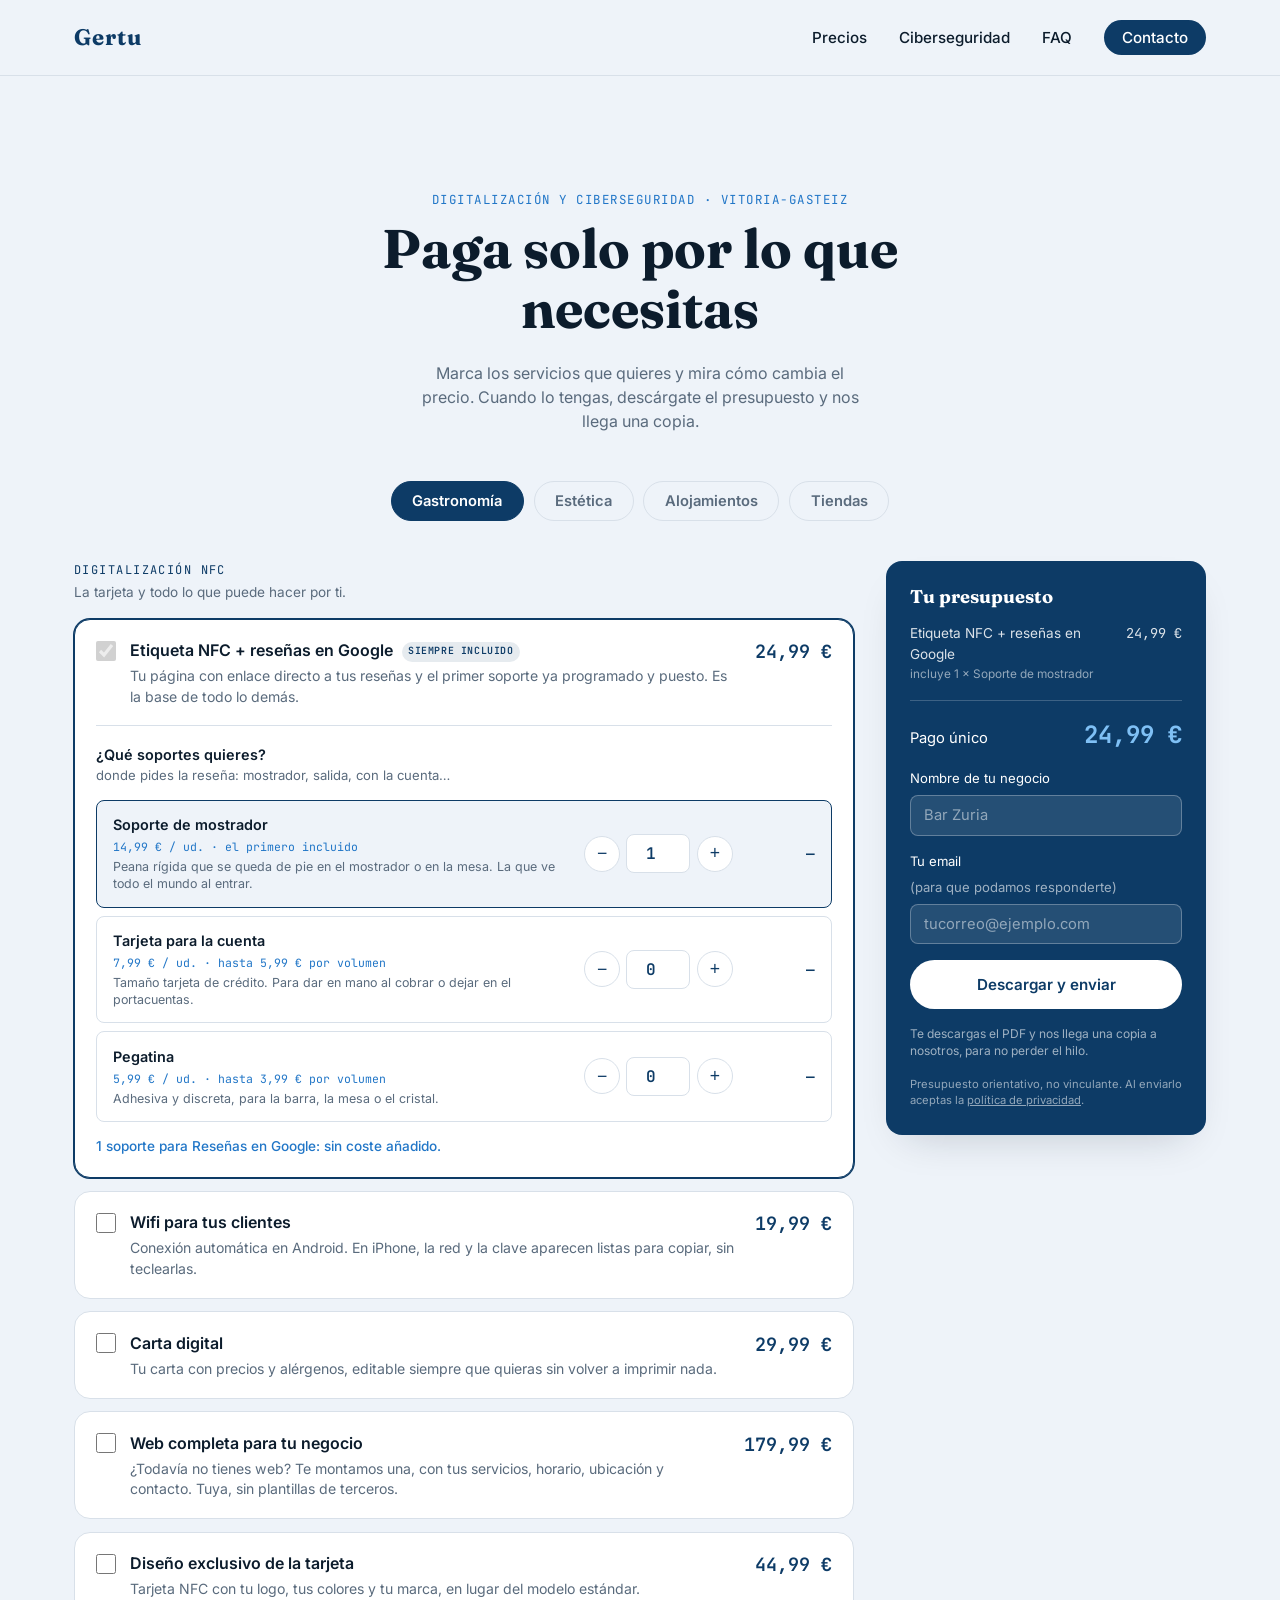
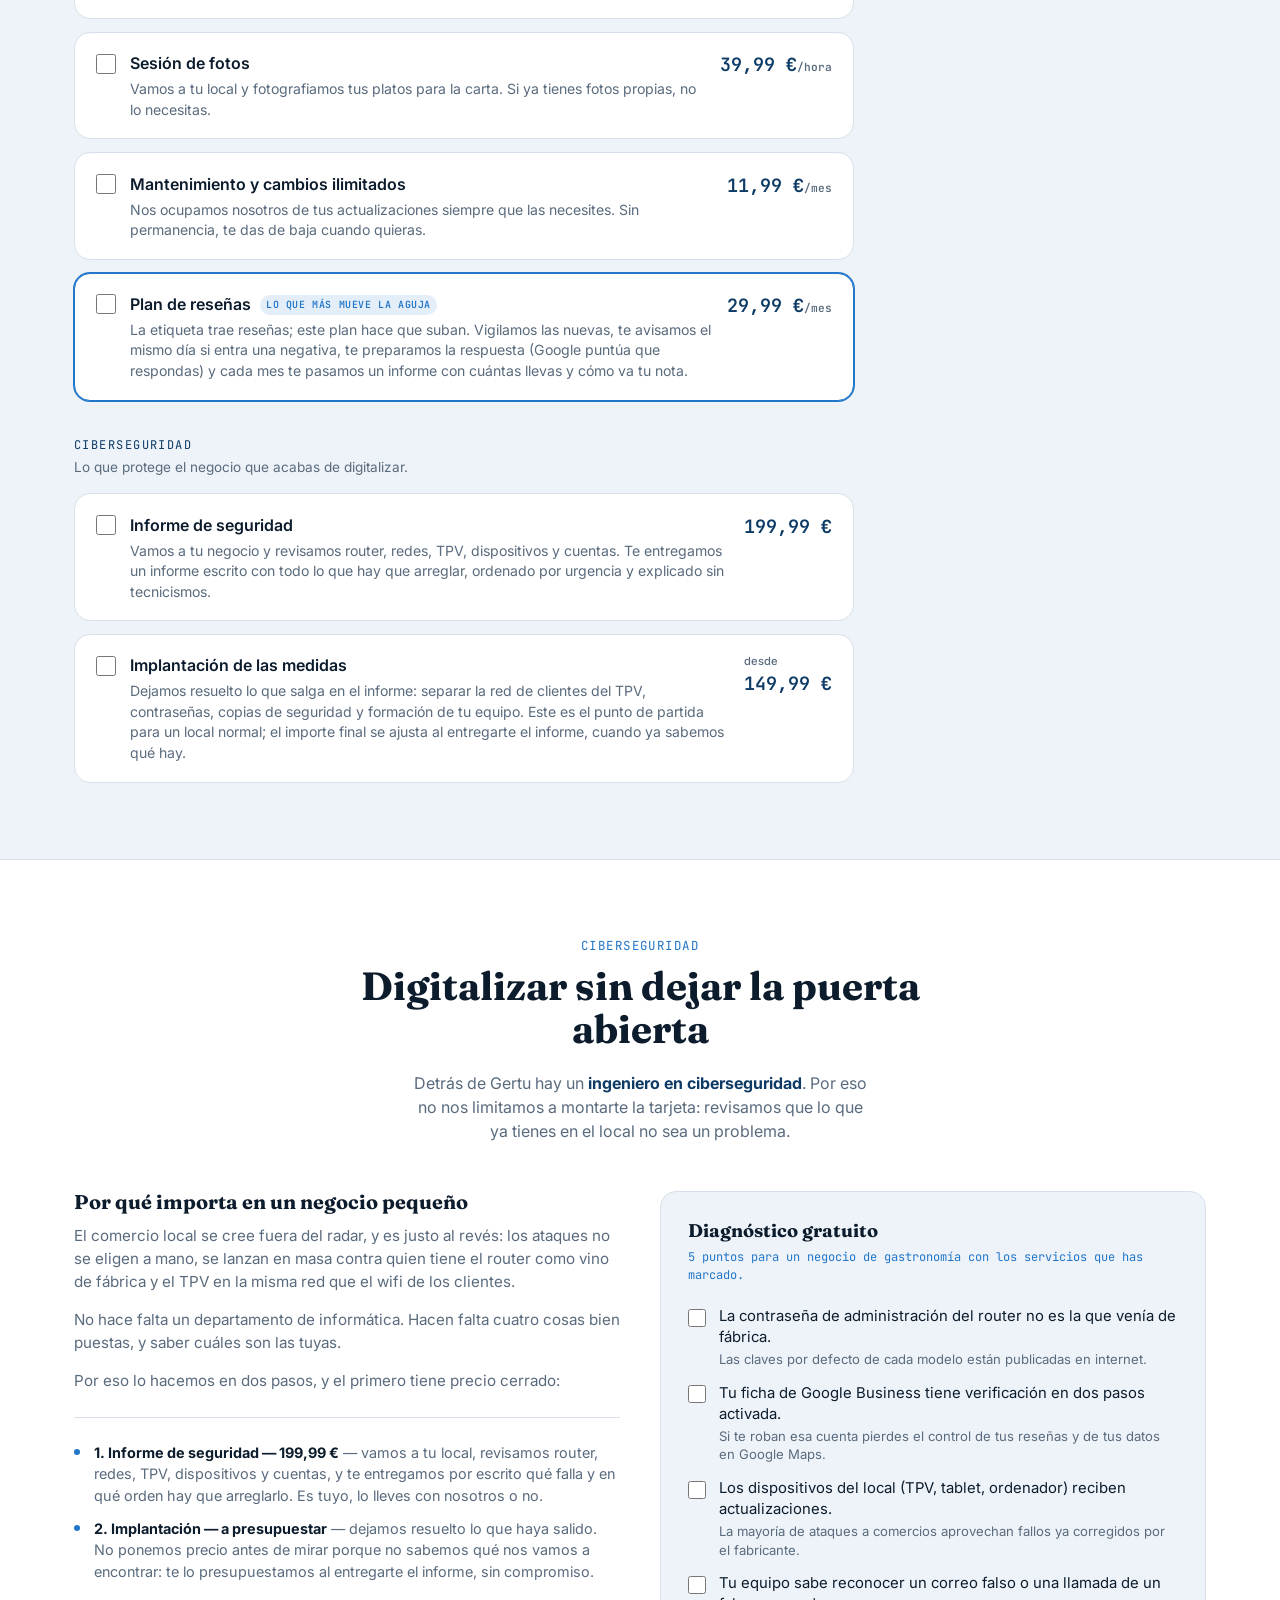
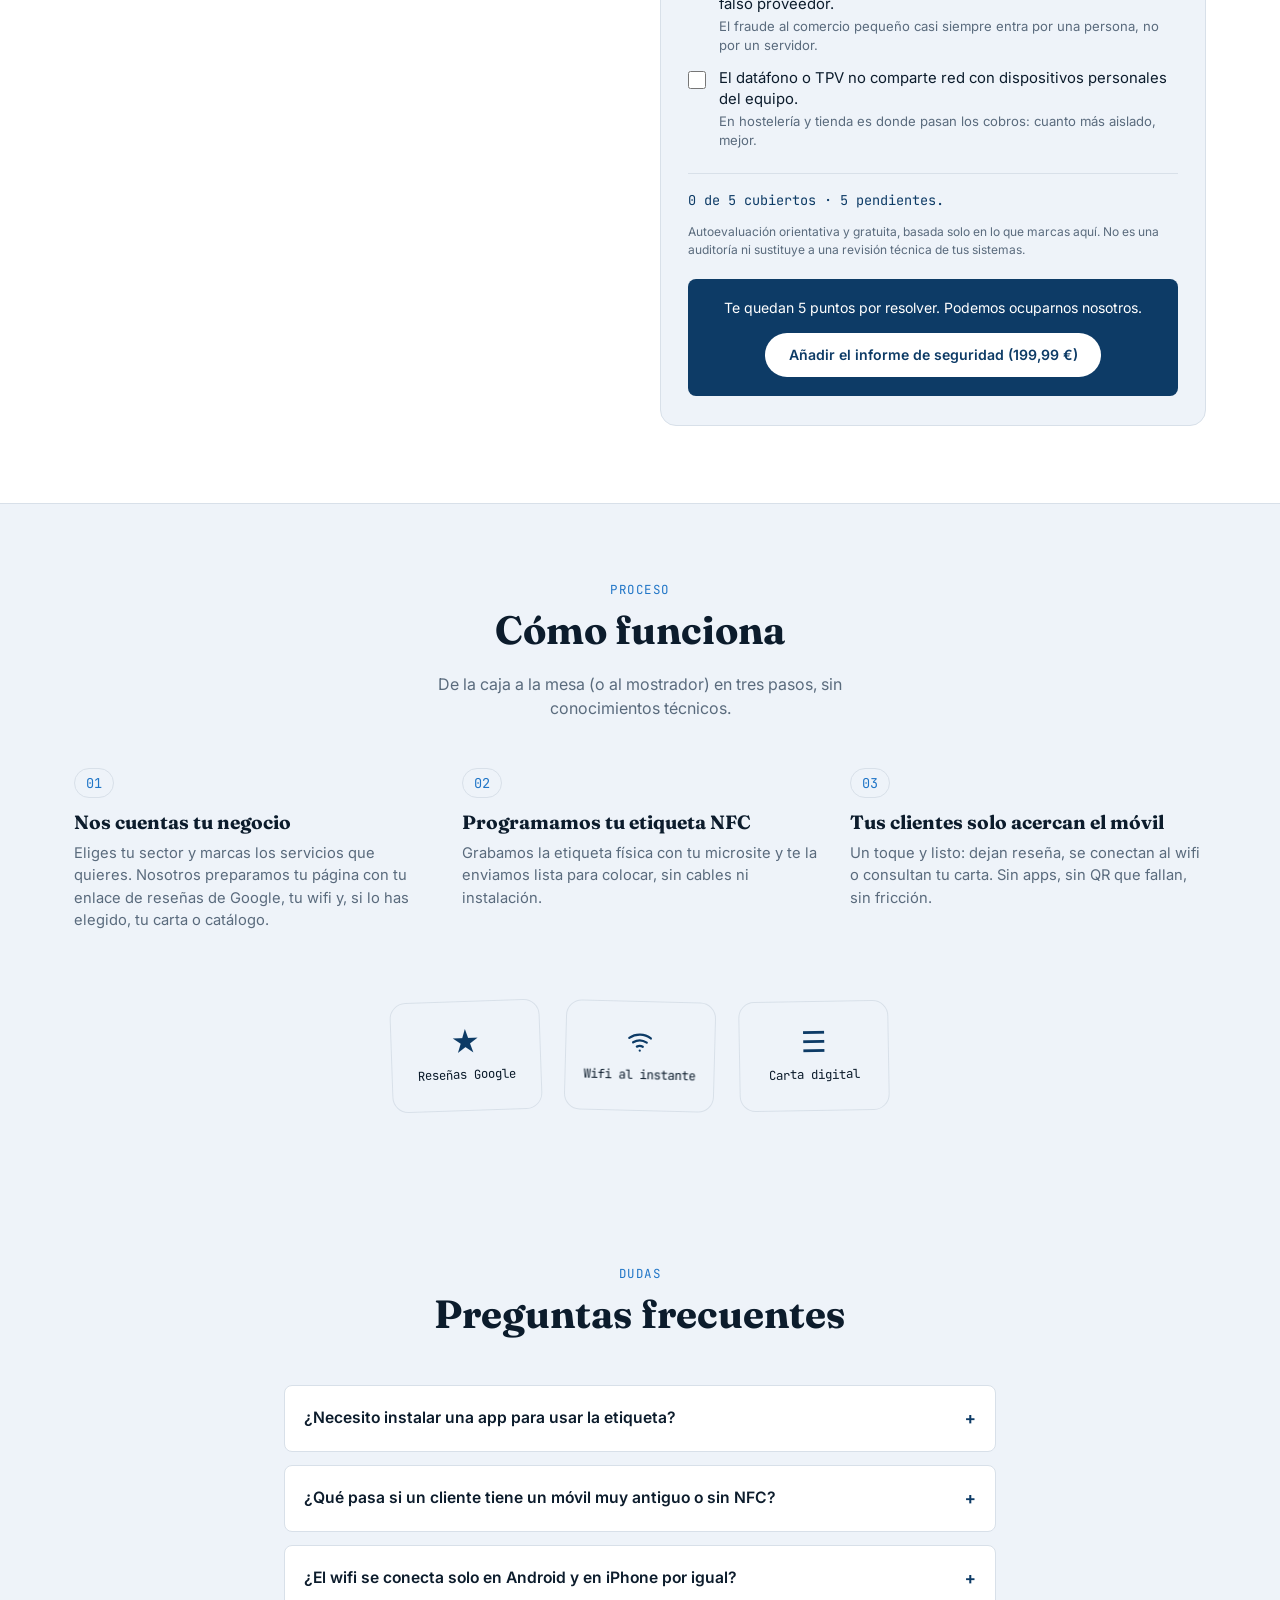
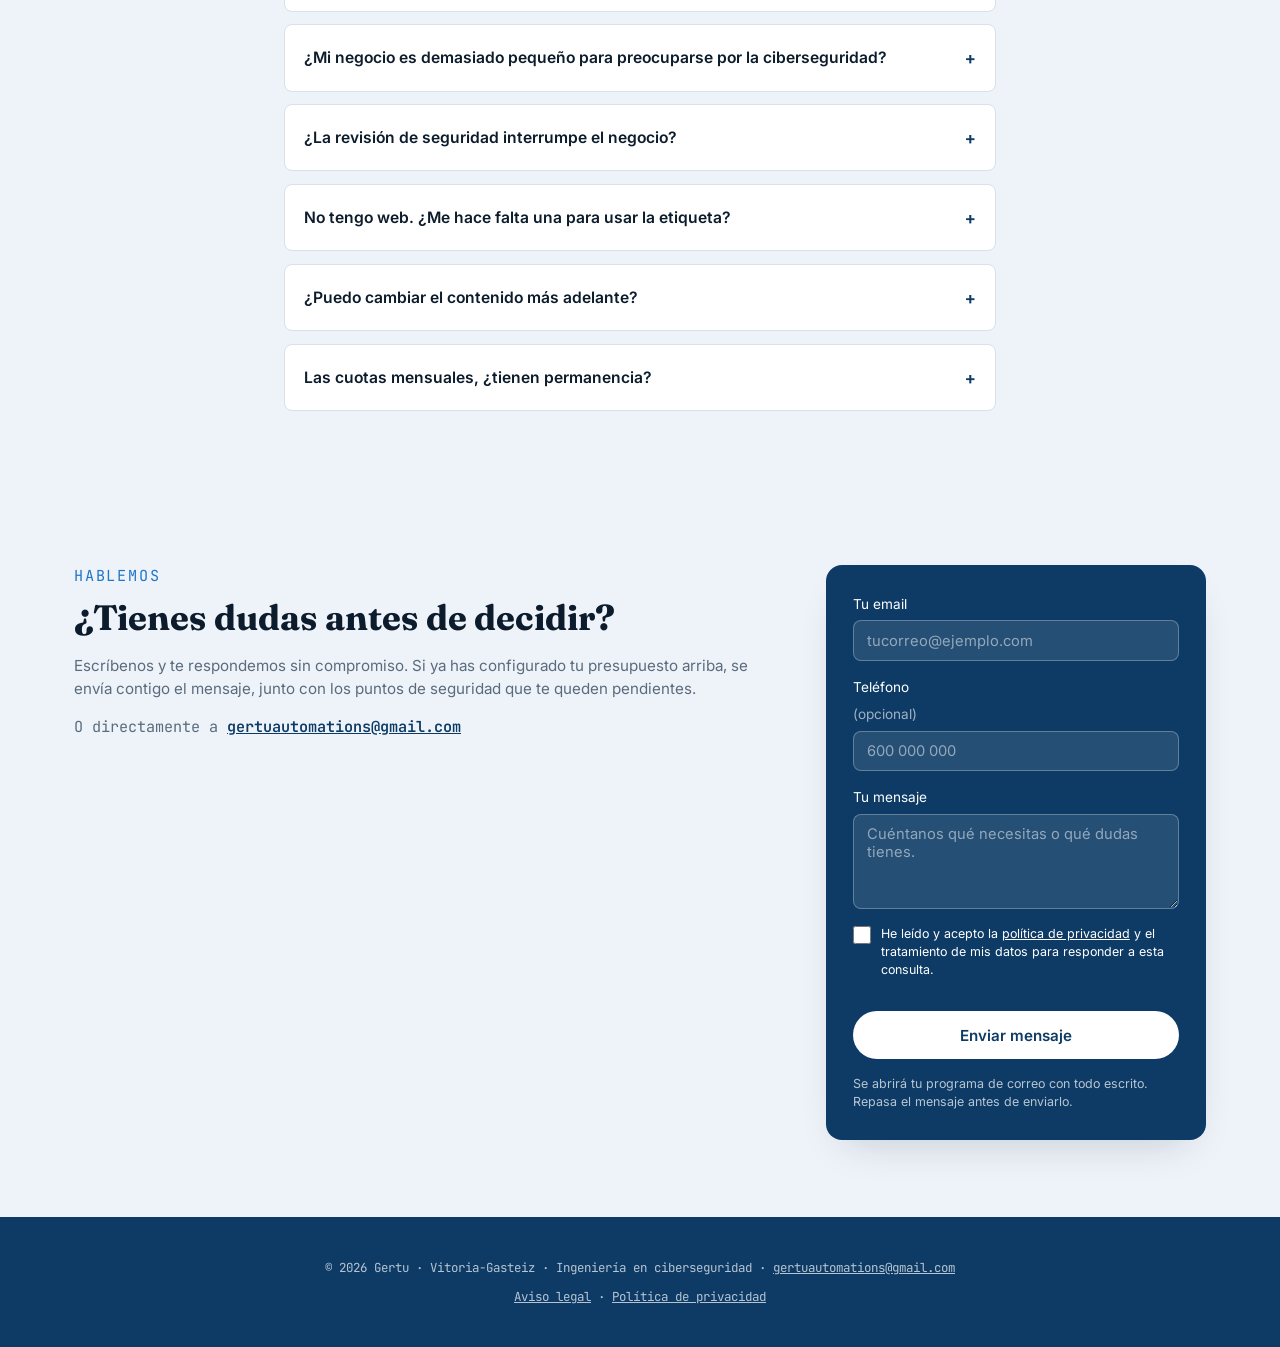
<file: index.html>
<!DOCTYPE html>
<html lang="es">
<head>
<meta charset="UTF-8">
<meta name="viewport" content="width=device-width, initial-scale=1">
<title>Gertu · Digitalización NFC y ciberseguridad para comercio en Vitoria-Gasteiz</title>
<meta name="description" content="Etiquetas NFC para conseguir reseñas en Google, wifi y carta digital, y ciberseguridad para tu establecimiento en Vitoria-Gasteiz. Servicios sueltos, precio transparente y diagnóstico de seguridad gratuito.">
<meta name="keywords" content="ciberseguridad comercios Vitoria-Gasteiz, seguridad informática hostelería, NFC Vitoria-Gasteiz, reseñas Google NFC, wifi seguro red invitados, carta digital, digitalización negocio local">
<meta name="robots" content="index, follow">
<meta name="author" content="Gertu">
<meta name="theme-color" content="#0d3b66">
<link rel="canonical" href="https://gertu.netlify.app/">

<!-- Open Graph -->
<meta property="og:type" content="website">
<meta property="og:locale" content="es_ES">
<meta property="og:site_name" content="Gertu">
<meta property="og:title" content="Gertu · Digitalización NFC y ciberseguridad para comercio local">
<meta property="og:description" content="Reseñas en Google, wifi y carta digital con un toque NFC, y la seguridad de tu establecimiento revisada por un ingeniero en ciberseguridad.">
<meta property="og:url" content="https://gertu.netlify.app/">
<meta property="og:image" content="https://gertu.netlify.app/og-image.jpg">

<!-- Twitter -->
<meta name="twitter:card" content="summary_large_image">
<meta name="twitter:title" content="Gertu · NFC y ciberseguridad para comercio local">
<meta name="twitter:description" content="Reseñas, wifi y carta digital con un toque NFC. Y la seguridad de tu negocio, revisada por un ingeniero en ciberseguridad.">
<meta name="twitter:image" content="https://gertu.netlify.app/og-image.jpg">

<link rel="icon" href="data:image/svg+xml,%3Csvg xmlns='http://www.w3.org/2000/svg' viewBox='0 0 64 64'%3E%3Crect width='64' height='64' rx='14' fill='%230d3b66'/%3E%3Ctext x='32' y='42' font-family='Georgia,serif' font-size='30' fill='%23ffffff' text-anchor='middle'%3EG%3C/text%3E%3C/svg%3E">

<link rel="preconnect" href="https://fonts.googleapis.com">
<link rel="preconnect" href="https://fonts.gstatic.com" crossorigin>
<link href="https://fonts.googleapis.com/css2?family=Fraunces:opsz,wght@9..144,400;9..144,500;9..144,600;9..144,700&family=Inter:wght@400;500;600;700&family=JetBrains+Mono:wght@400;500;600&display=swap" rel="stylesheet">

<link rel="stylesheet" href="styles.css">

<script type="application/ld+json">
{
  "@context": "https://schema.org",
  "@type": "ProfessionalService",
  "name": "Gertu",
  "description": "Digitalización NFC y ciberseguridad para comercio local: reseñas de Google, wifi, carta digital, revisión de seguridad del establecimiento y formación al equipo.",
  "areaServed": {
    "@type": "City",
    "name": "Vitoria-Gasteiz"
  },
  "address": {
    "@type": "PostalAddress",
    "addressLocality": "Vitoria-Gasteiz",
    "addressRegion": "Álava",
    "addressCountry": "ES"
  },
  "email": "gertuautomations@gmail.com",
  "url": "https://gertu.netlify.app/",
  "priceRange": "€€",
  "knowsAbout": [
    "Ciberseguridad para pequeño comercio",
    "Segmentación de redes wifi y TPV",
    "Protección de datos y RGPD",
    "Etiquetas NFC"
  ]
}
</script>
</head>
<body>

<!--
  Cortinilla de entrada. La animación CSS termina con la capa oculta
  (animation-fill-mode: forwards), así que desaparece sola aunque el
  JS falle; el JS solo la retira del DOM, libera el scroll y permite
  saltarla con un clic o una tecla.
-->
<div class="intro" id="intro" role="presentation">
  <p class="intro__word">Gertu</p>
  <span class="intro__rule"></span>
  <p class="intro__claim">Digitalización y ciberseguridad para comercio local</p>
  <p class="intro__skip">Pulsa para entrar</p>
</div>

<a class="skip-link" href="#main">Saltar al contenido</a>

<header class="nav" id="top">
  <div class="nav__inner">
    <a class="nav__logo" href="#top">Gertu</a>

    <button class="nav__toggle" type="button" aria-expanded="false" aria-controls="nav-links" aria-label="Abrir menú">
      <span class="nav__toggle-bar"></span>
      <span class="nav__toggle-bar"></span>
      <span class="nav__toggle-bar"></span>
    </button>

    <nav class="nav__nav" aria-label="Principal">
      <ul class="nav__links" id="nav-links">
        <li><a href="#packs">Precios</a></li>
        <li><a href="#seguridad">Ciberseguridad</a></li>
        <li><a href="#faq">FAQ</a></li>
        <li><a href="#contacto" class="nav__cta">Contacto</a></li>
      </ul>
    </nav>
  </div>
</header>

<main id="main">

  <section class="packs" id="packs" aria-label="Precios y configurador">
    <div class="section-head section-head--hero">
      <p class="section-eyebrow">Digitalización y ciberseguridad · <span class="nowrap">Vitoria-Gasteiz</span></p>
      <h1>Paga solo por lo que necesitas</h1>
      <p class="section-lead">Marca los servicios que quieres y mira cómo cambia el precio. Cuando lo tengas, descárgate el presupuesto y nos llega una copia.</p>
    </div>

    <div class="tabs" role="tablist" aria-label="Sectores">
      <button class="tab" role="tab" data-sector="gastronomia" id="tab-gastronomia" aria-controls="service-list" aria-selected="true">Gastronomía</button>
      <button class="tab" role="tab" data-sector="estetica" id="tab-estetica" aria-controls="service-list" aria-selected="false" tabindex="-1">Estética</button>
      <button class="tab" role="tab" data-sector="alojamientos" id="tab-alojamientos" aria-controls="service-list" aria-selected="false" tabindex="-1">Alojamientos</button>
      <button class="tab" role="tab" data-sector="tiendas" id="tab-tiendas" aria-controls="service-list" aria-selected="false" tabindex="-1">Tiendas</button>
    </div>

    <div class="configurator">
      <ul class="services" id="service-list" role="tabpanel" aria-labelledby="tab-gastronomia"></ul>

      <aside class="summary" aria-label="Resumen de tu presupuesto">
        <h2 class="summary__title">Tu presupuesto</h2>

        <ul class="summary__list" id="summary-list" aria-live="polite"></ul>

        <div class="summary__totals">
          <p class="summary__total">
            <span>Pago único</span>
            <strong id="summary-once">24,99 €</strong>
          </p>
          <p class="summary__total summary__total--month" id="summary-month-row" hidden>
            <span>Después</span>
            <strong id="summary-month">11,99 €/mes</strong>
          </p>
        </div>

        <label class="summary__field" for="negocio">
          Nombre de tu negocio
          <input type="text" id="negocio" placeholder="Bar Zuria" autocomplete="organization">
        </label>

        <label class="summary__field" for="email">
          Tu email <span>(para que podamos responderte)</span>
          <input type="email" id="email" placeholder="tucorreo@ejemplo.com" autocomplete="email">
        </label>

        <button type="button" class="btn btn--primary summary__cta" id="descargar-enviar">Descargar y enviar</button>

        <p class="summary__note" id="summary-status">Te descargas el PDF y nos llega una copia a nosotros, para no perder el hilo.</p>
        <p class="summary__legal">
          Presupuesto orientativo, no vinculante. Al enviarlo aceptas la
          <a href="privacidad.html" target="_blank" rel="noopener">política de privacidad</a>.
        </p>
      </aside>
    </div>
  </section>

  <section class="seguridad" id="seguridad" aria-label="Ciberseguridad">
    <div class="section-head">
      <p class="section-eyebrow">Ciberseguridad</p>
      <h2>Digitalizar sin dejar la puerta abierta</h2>
      <p class="section-lead">
        Detrás de Gertu hay un <strong>ingeniero en ciberseguridad</strong>. Por eso no nos limitamos a
        montarte la tarjeta: revisamos que lo que ya tienes en el local no sea un problema.
      </p>
    </div>

    <div class="seguridad-grid">

      <div class="seguridad-intro">
        <h3>Por qué importa en un negocio pequeño</h3>
        <p>
          El comercio local se cree fuera del radar, y es justo al revés: los ataques no se eligen
          a mano, se lanzan en masa contra quien tiene el router como vino de fábrica y el TPV en
          la misma red que el wifi de los clientes.
        </p>
        <p>
          No hace falta un departamento de informática. Hacen falta cuatro cosas bien puestas,
          y saber cuáles son las tuyas.
        </p>

        <p>
          Por eso lo hacemos en dos pasos, y el primero tiene precio cerrado:
        </p>

        <ul class="seguridad-list">
          <li><strong>1. Informe de seguridad — 199,99 €</strong> — vamos a tu local, revisamos
            router, redes, TPV, dispositivos y cuentas, y te entregamos por escrito qué falla
            y en qué orden hay que arreglarlo. Es tuyo, lo lleves con nosotros o no.</li>
          <li><strong>2. Implantación — a presupuestar</strong> — dejamos resuelto lo que haya
            salido. No ponemos precio antes de mirar porque no sabemos qué nos vamos a
            encontrar: te lo presupuestamos al entregarte el informe, sin compromiso.</li>
        </ul>
      </div>

      <div class="checklist" aria-labelledby="checklist-title">
        <h3 class="checklist__title" id="checklist-title">Diagnóstico gratuito</h3>
        <p class="checklist__intro" id="checklist-context"></p>

        <ul class="checklist__items" id="checklist-items"></ul>

        <p class="checklist__score" id="checklist-score" aria-live="polite"></p>

        <p class="checklist__disclaimer">
          Autoevaluación orientativa y gratuita, basada solo en lo que marcas aquí. No es una
          auditoría ni sustituye a una revisión técnica de tus sistemas.
        </p>

        <div class="checklist__cta" id="checklist-cta" hidden>
          <p class="checklist__cta-text"></p>
          <button type="button" class="btn btn--primary">Añadir el informe de seguridad (199,99 €)</button>
        </div>
      </div>

    </div>
  </section>

  <section class="como" id="como" aria-label="Cómo funciona">
    <div class="section-head">
      <p class="section-eyebrow">Proceso</p>
      <h2>Cómo funciona</h2>
      <p class="section-lead">De la caja a la mesa (o al mostrador) en tres pasos, sin conocimientos técnicos.</p>
    </div>

    <ol class="steps">
      <li class="step">
        <span class="step__number">01</span>
        <h3 class="step__title">Nos cuentas tu negocio</h3>
        <p class="step__body">Eliges tu sector y marcas los servicios que quieres. Nosotros preparamos tu página con tu enlace de reseñas de Google, tu wifi y, si lo has elegido, tu carta o catálogo.</p>
      </li>
      <li class="step">
        <span class="step__number">02</span>
        <h3 class="step__title">Programamos tu etiqueta NFC</h3>
        <p class="step__body">Grabamos la etiqueta física con tu microsite y te la enviamos lista para colocar, sin cables ni instalación.</p>
      </li>
      <li class="step">
        <span class="step__number">03</span>
        <h3 class="step__title">Tus clientes solo acercan el móvil</h3>
        <p class="step__body">Un toque y listo: dejan reseña, se conectan al wifi o consultan tu carta. Sin apps, sin QR que fallan, sin fricción.</p>
      </li>
    </ol>

    <div class="stickers">
      <div class="sticker sticker--review">
        <span class="sticker__icon" aria-hidden="true">★</span>
        <p class="sticker__label">Reseñas Google</p>
      </div>
      <div class="sticker sticker--wifi">
        <span class="sticker__icon" aria-hidden="true">
          <svg viewBox="0 0 24 24" fill="none" stroke="currentColor" stroke-width="2" stroke-linecap="round">
            <path d="M2.5 9a16 16 0 0 1 19 0"/>
            <path d="M6 12.8a11 11 0 0 1 12 0"/>
            <path d="M9.4 16.5a6 6 0 0 1 5.2 0"/>
            <circle cx="12" cy="20" r="1" fill="currentColor" stroke="none"/>
          </svg>
        </span>
        <p class="sticker__label">Wifi al instante</p>
      </div>
      <div class="sticker sticker--menu">
        <span class="sticker__icon" aria-hidden="true">☰</span>
        <p class="sticker__label">Carta digital</p>
      </div>
    </div>
  </section>

  <section class="faq" id="faq" aria-label="Preguntas frecuentes">
    <div class="section-head">
      <p class="section-eyebrow">Dudas</p>
      <h2>Preguntas frecuentes</h2>
    </div>

    <div class="accordion">
      <details class="accordion__item">
        <summary>¿Necesito instalar una app para usar la etiqueta?</summary>
        <p>No. La tecnología NFC funciona con el lector que ya llevan los móviles modernos (Android e iPhone desde el iOS 14). Basta con acercar el móvil a la etiqueta.</p>
      </details>
      <details class="accordion__item">
        <summary>¿Qué pasa si un cliente tiene un móvil muy antiguo o sin NFC?</summary>
        <p>Es poco habitual: el NFC es estándar en prácticamente todos los smartphones actuales (Android desde hace años, iPhone desde el iOS 14). Si alguna vez ocurre, tu equipo siempre puede indicarle el nombre de tu negocio en Google para que deje la reseña a mano.</p>
      </details>
      <details class="accordion__item">
        <summary>¿El wifi se conecta solo en Android y en iPhone por igual?</summary>
        <p>En Android sí, la conexión es automática con el toque. En iPhone, Apple no permite conectar a redes wifi por NFC de forma automática: el toque abre igualmente tu microsite, con el nombre de la red y la contraseña listos para copiar, sin tener que teclearlos a mano.</p>
      </details>
      <details class="accordion__item">
        <summary>¿Mi negocio es demasiado pequeño para preocuparse por la ciberseguridad?</summary>
        <p>Al contrario. Los ataques al comercio pequeño no son dirigidos: son automáticos, y buscan precisamente el router con la clave de fábrica o el TPV compartiendo red con el wifi de clientes. Precisamente por ser pequeño, un incidente de un par de días sin cobrar hace mucho más daño.</p>
      </details>
      <details class="accordion__item">
        <summary>¿La revisión de seguridad interrumpe el negocio?</summary>
        <p>No. Se hace en horario que acordemos, normalmente fuera de las horas fuertes, y la mayoría de cambios (red de invitados, contraseñas, copias) no obligan a cerrar ni a parar los cobros.</p>
      </details>
      <details class="accordion__item">
        <summary>No tengo web. ¿Me hace falta una para usar la etiqueta?</summary>
        <p>No. Con la etiqueta ya recibes una página propia, sencilla, con lo que necesites (reseñas, wifi, carta). Y si además quieres una web completa de tu negocio, con tus servicios, horario y contacto, puedes añadirla como servicio en el configurador de arriba.</p>
      </details>
      <details class="accordion__item">
        <summary>¿Puedo cambiar el contenido más adelante?</summary>
        <p>Sí. Tu página es editable: puedes actualizar tu carta, tus datos de wifi o el enlace de reseñas cuando lo necesites, sin volver a programar la etiqueta física. Si prefieres no ocuparte tú, añade el servicio de mantenimiento y lo hacemos nosotros.</p>
      </details>
      <details class="accordion__item">
        <summary>Las cuotas mensuales, ¿tienen permanencia?</summary>
        <p>No. Puedes darte de baja cuando quieras, y tu etiqueta y tu página siguen funcionando igual: lo que dejas de tener es que nos ocupemos nosotros de los cambios y de la vigilancia.</p>
      </details>
    </div>
  </section>

  <section class="contacto" id="contacto" aria-label="Contacto">
    <div class="contacto__inner">
      <div class="contacto__text">
        <p class="section-eyebrow">Hablemos</p>
        <h2>¿Tienes dudas antes de decidir?</h2>
        <p>
          Escríbenos y te respondemos sin compromiso. Si ya has configurado tu presupuesto arriba,
          se envía contigo el mensaje, junto con los puntos de seguridad que te queden pendientes.
        </p>
        <p class="contacto__direct">
          O directamente a <a href="mailto:gertuautomations@gmail.com">gertuautomations@gmail.com</a>
        </p>
      </div>

      <!--
        Netlify detecta el formulario al desplegar leyendo este HTML, por eso
        los campos ocultos del presupuesto están declarados aquí y no los crea
        el JS. El envío va por fetch para no recargar la página; si falla
        (por ejemplo abriendo el archivo en local, fuera de Netlify), el JS
        recurre al programa de correo del visitante.
      -->
      <form class="contact-form" id="contact-form" name="presupuesto" method="POST"
        data-netlify="true" netlify-honeypot="bot-field"
        data-netlify-recaptcha="true" novalidate>
        <input type="hidden" name="form-name" value="presupuesto">
        <p class="visually-hidden">
          <label>No rellenes esto: <input name="bot-field"></label>
        </p>
        <input type="hidden" name="negocio" id="hidden-negocio">
        <input type="hidden" name="total" id="hidden-total">
        <input type="hidden" name="presupuesto" id="hidden-presupuesto">
        <label class="field" for="email-contacto">
          Tu email
          <input type="email" id="email-contacto" name="email" required placeholder="tucorreo@ejemplo.com" autocomplete="email">
        </label>

        <label class="field" for="telefono">
          Teléfono <span>(opcional)</span>
          <input type="tel" id="telefono" name="telefono" placeholder="600 000 000" autocomplete="tel">
        </label>

        <label class="field" for="mensaje">
          Tu mensaje
          <textarea id="mensaje" name="mensaje" rows="4" placeholder="Cuéntanos qué necesitas o qué dudas tienes."></textarea>
        </label>

        <label class="consent" for="consentimiento">
          <input type="checkbox" id="consentimiento" required>
          <span>
            He leído y acepto la <a href="privacidad.html" target="_blank" rel="noopener">política de privacidad</a>
            y el tratamiento de mis datos para responder a esta consulta.
          </span>
        </label>

        <!-- Netlify sustituye esto por el widget al desplegar. En local no se ve. -->
        <div data-netlify-recaptcha="true"></div>

        <button type="submit" class="btn btn--primary contact-form__cta">Enviar mensaje</button>

        <p class="contact-form__note" id="form-status">
          Se abrirá tu programa de correo con todo escrito. Repasa el mensaje antes de enviarlo.
        </p>
      </form>
    </div>
  </section>

</main>

<footer class="footer">
  <p class="footer__legal">
    © 2026 Gertu · Vitoria-Gasteiz · Ingeniería en ciberseguridad ·
    <a href="mailto:gertuautomations@gmail.com">gertuautomations@gmail.com</a>
  </p>
  <p class="footer__legal">
    <a href="aviso-legal.html">Aviso legal</a> ·
    <a href="privacidad.html">Política de privacidad</a>
  </p>
</footer>

<!-- Presupuesto: oculto en pantalla, es lo único que se imprime/guarda como PDF. -->
<div class="quote" id="quote" aria-hidden="true"></div>

<script src="script.js" defer></script>
</body>
</html>
</file>
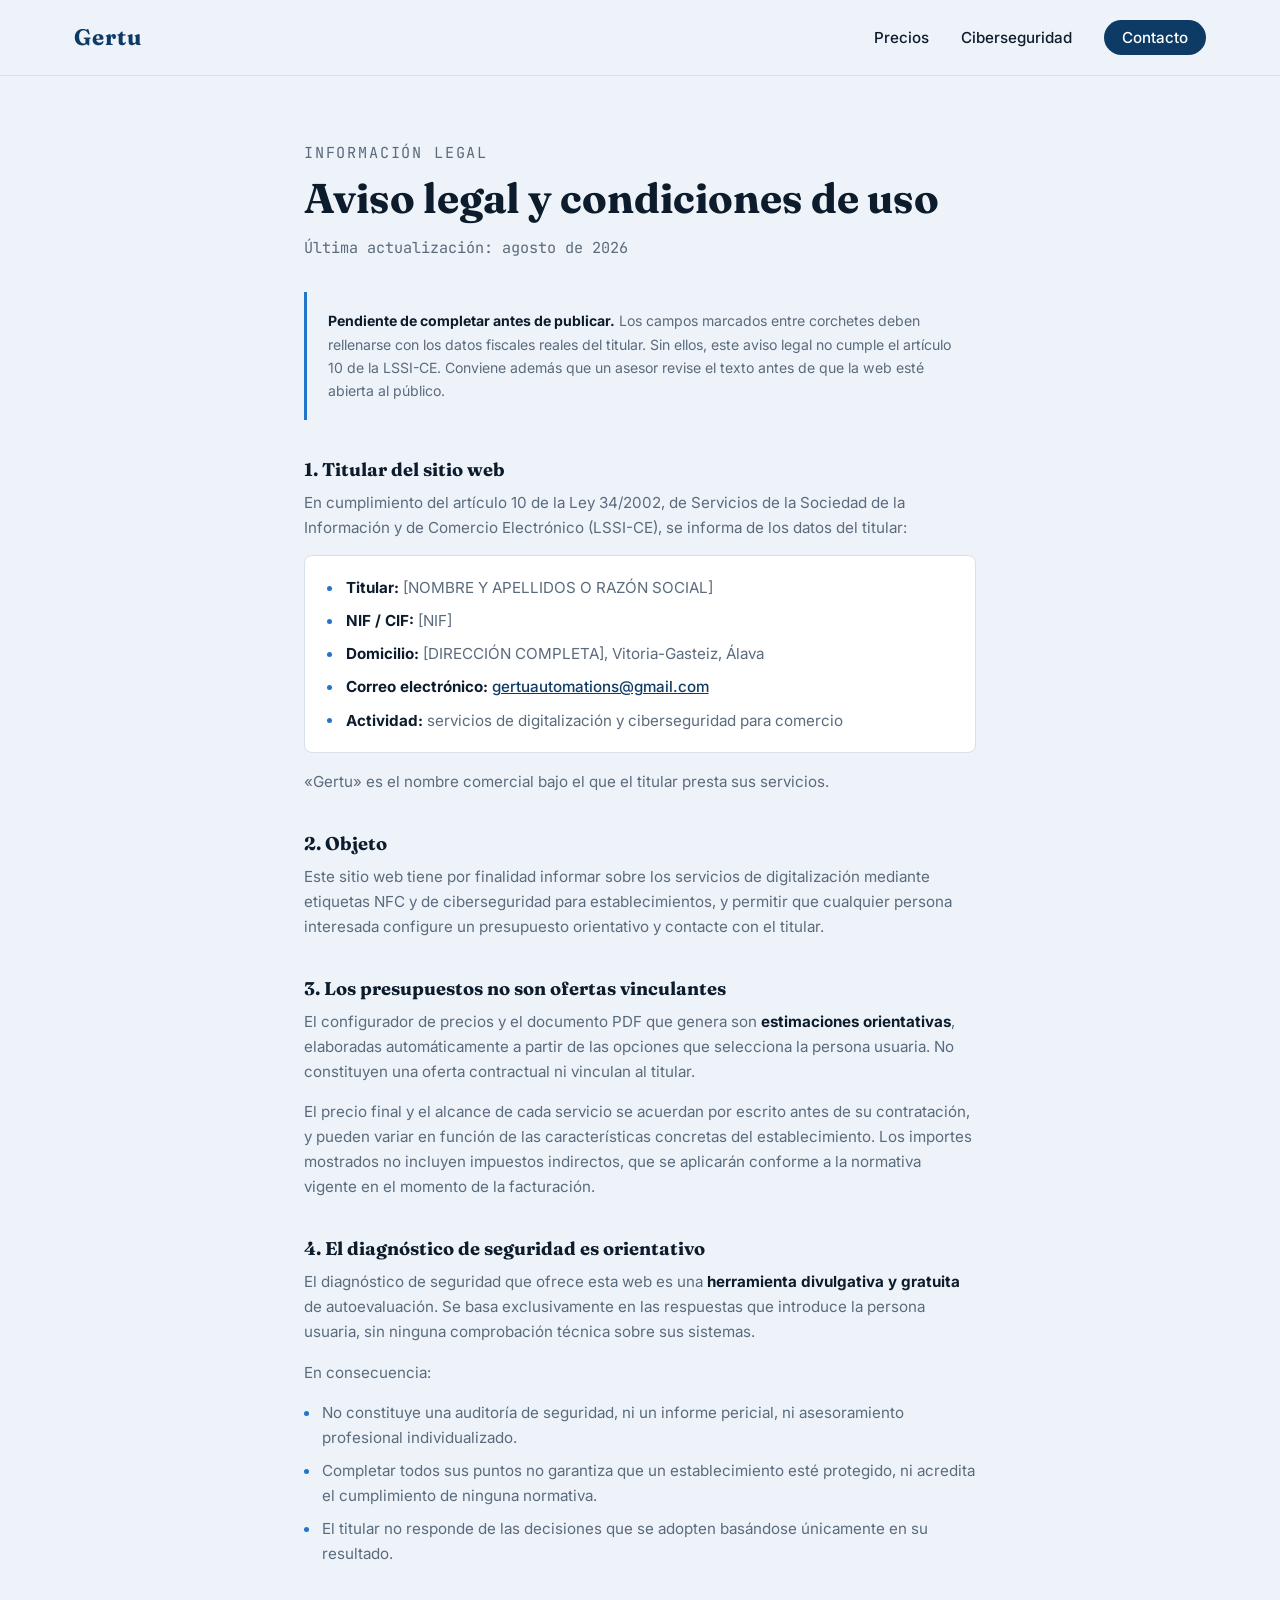
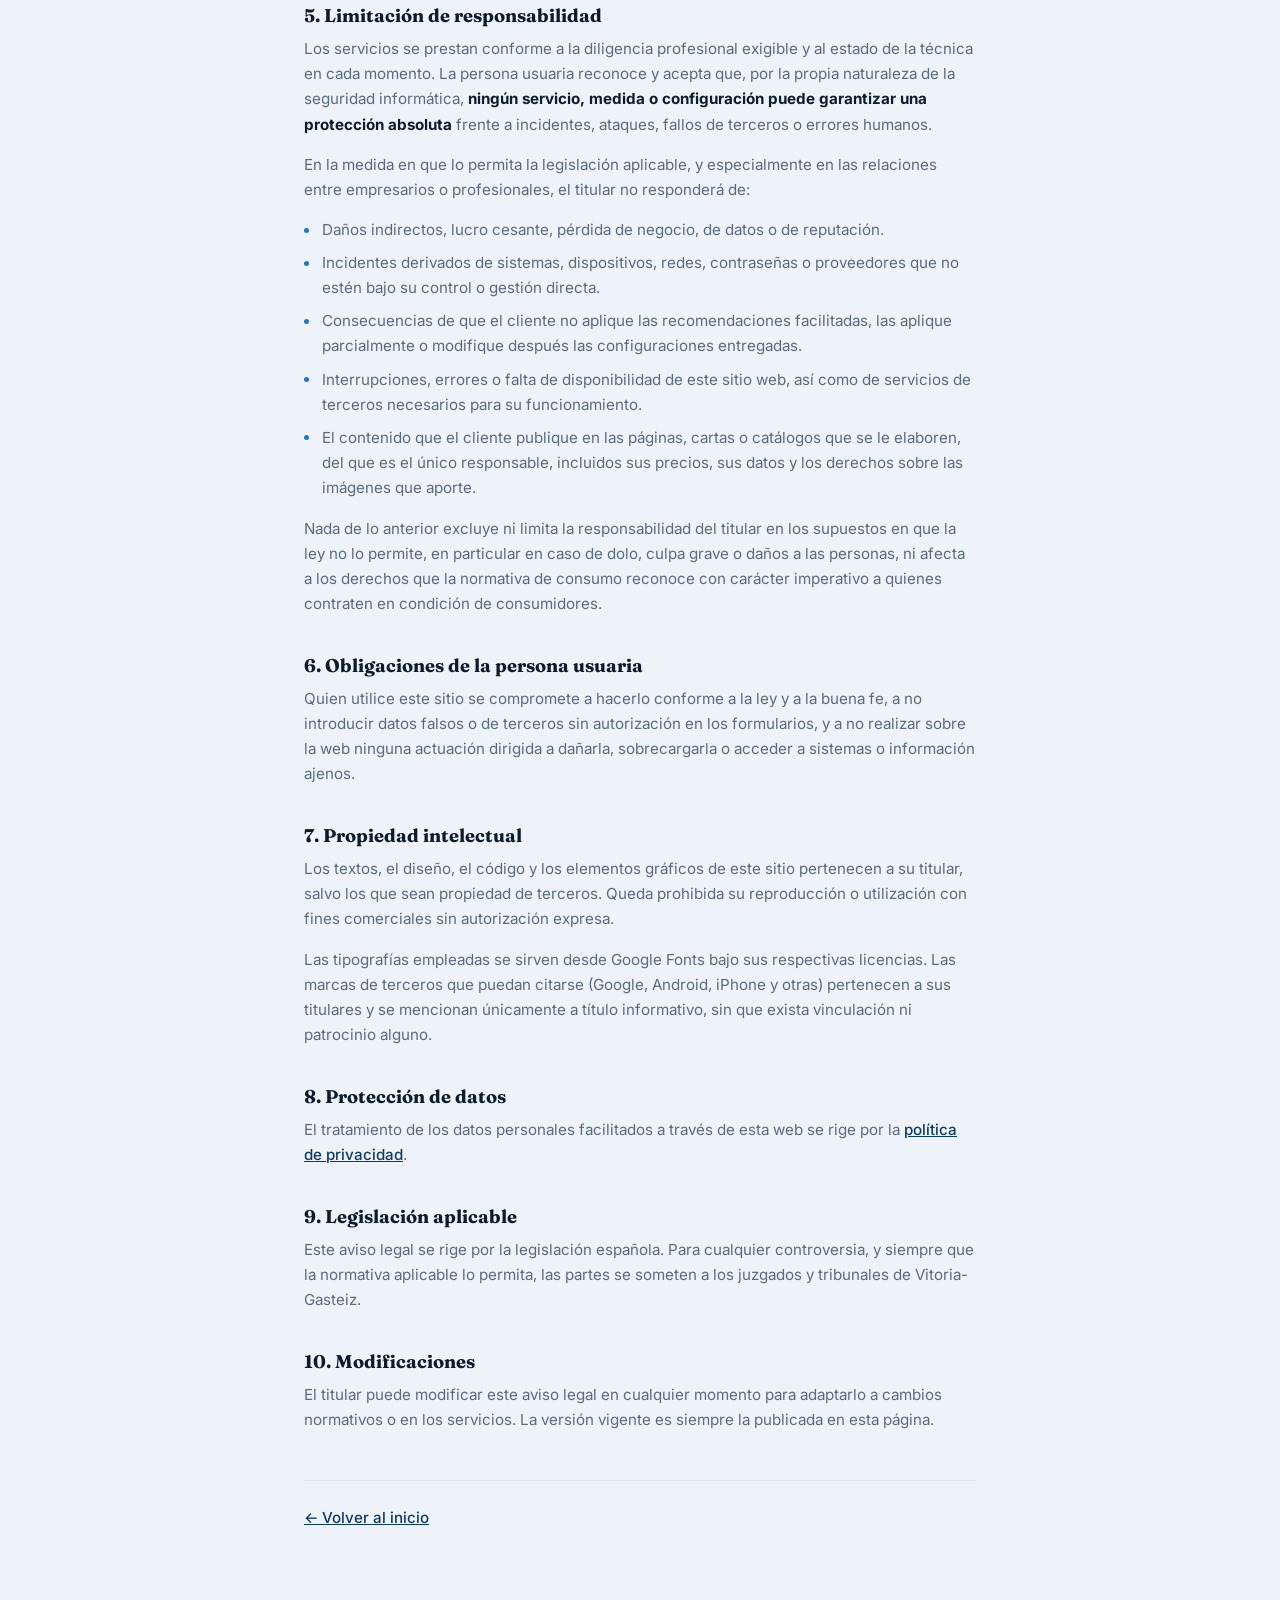
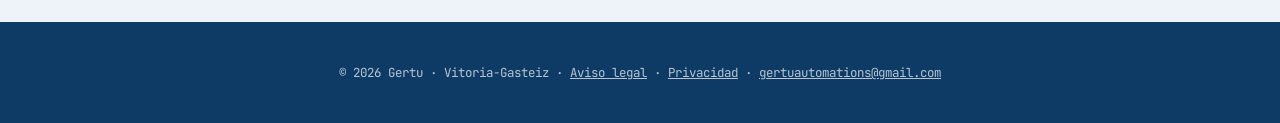
<file: aviso-legal.html>
<!DOCTYPE html>
<html lang="es">
<head>
<meta charset="UTF-8">
<meta name="viewport" content="width=device-width, initial-scale=1">
<title>Aviso legal · Gertu</title>
<meta name="description" content="Aviso legal y condiciones de uso del sitio web de Gertu, digitalización NFC y ciberseguridad para comercio local en Vitoria-Gasteiz.">
<meta name="robots" content="index, follow">
<meta name="theme-color" content="#0d3b66">
<link rel="canonical" href="https://gertu.netlify.app/aviso-legal.html">

<link rel="icon" href="data:image/svg+xml,%3Csvg xmlns='http://www.w3.org/2000/svg' viewBox='0 0 64 64'%3E%3Crect width='64' height='64' rx='14' fill='%230d3b66'/%3E%3Ctext x='32' y='42' font-family='Georgia,serif' font-size='30' fill='%23ffffff' text-anchor='middle'%3EG%3C/text%3E%3C/svg%3E">

<link rel="preconnect" href="https://fonts.googleapis.com">
<link rel="preconnect" href="https://fonts.gstatic.com" crossorigin>
<link href="https://fonts.googleapis.com/css2?family=Fraunces:opsz,wght@9..144,400;9..144,500;9..144,600;9..144,700&family=Inter:wght@400;500;600;700&family=JetBrains+Mono:wght@400;500;600&display=swap" rel="stylesheet">

<link rel="stylesheet" href="styles.css">
</head>
<body>

<a class="skip-link" href="#main">Saltar al contenido</a>

<header class="nav" id="top">
  <div class="nav__inner">
    <a class="nav__logo" href="index.html">Gertu</a>
    <nav class="nav__nav" aria-label="Principal">
      <ul class="nav__links">
        <li><a href="index.html#packs">Precios</a></li>
        <li><a href="index.html#seguridad">Ciberseguridad</a></li>
        <li><a href="index.html#contacto" class="nav__cta">Contacto</a></li>
      </ul>
    </nav>
  </div>
</header>

<main class="legal" id="main">

  <p class="section-eyebrow">Información legal</p>
  <h1>Aviso legal y condiciones de uso</h1>
  <p class="legal__updated">Última actualización: agosto de 2026</p>

  <div class="legal__pending" role="note">
    <p><strong>Pendiente de completar antes de publicar.</strong> Los campos marcados
    entre corchetes deben rellenarse con los datos fiscales reales del titular. Sin ellos,
    este aviso legal no cumple el artículo 10 de la LSSI-CE. Conviene además que un asesor
    revise el texto antes de que la web esté abierta al público.</p>
  </div>

  <h2>1. Titular del sitio web</h2>
  <p>
    En cumplimiento del artículo 10 de la Ley 34/2002, de Servicios de la Sociedad de la
    Información y de Comercio Electrónico (LSSI-CE), se informa de los datos del titular:
  </p>
  <ul class="legal__data">
    <li><strong>Titular:</strong> [NOMBRE Y APELLIDOS O RAZÓN SOCIAL]</li>
    <li><strong>NIF / CIF:</strong> [NIF]</li>
    <li><strong>Domicilio:</strong> [DIRECCIÓN COMPLETA], Vitoria-Gasteiz, Álava</li>
    <li><strong>Correo electrónico:</strong> <a href="mailto:gertuautomations@gmail.com">gertuautomations@gmail.com</a></li>
    <li><strong>Actividad:</strong> servicios de digitalización y ciberseguridad para comercio</li>
  </ul>
  <p>
    «Gertu» es el nombre comercial bajo el que el titular presta sus servicios.
  </p>

  <h2>2. Objeto</h2>
  <p>
    Este sitio web tiene por finalidad informar sobre los servicios de digitalización
    mediante etiquetas NFC y de ciberseguridad para establecimientos, y permitir que
    cualquier persona interesada configure un presupuesto orientativo y contacte con el
    titular.
  </p>

  <h2>3. Los presupuestos no son ofertas vinculantes</h2>
  <p>
    El configurador de precios y el documento PDF que genera son <strong>estimaciones
    orientativas</strong>, elaboradas automáticamente a partir de las opciones que
    selecciona la persona usuaria. No constituyen una oferta contractual ni vinculan al
    titular.
  </p>
  <p>
    El precio final y el alcance de cada servicio se acuerdan por escrito antes de su
    contratación, y pueden variar en función de las características concretas del
    establecimiento. Los importes mostrados no incluyen impuestos indirectos, que se
    aplicarán conforme a la normativa vigente en el momento de la facturación.
  </p>

  <h2>4. El diagnóstico de seguridad es orientativo</h2>
  <p>
    El diagnóstico de seguridad que ofrece esta web es una <strong>herramienta divulgativa
    y gratuita</strong> de autoevaluación. Se basa exclusivamente en las respuestas que
    introduce la persona usuaria, sin ninguna comprobación técnica sobre sus sistemas.
  </p>
  <p>
    En consecuencia:
  </p>
  <ul>
    <li>No constituye una auditoría de seguridad, ni un informe pericial, ni asesoramiento
      profesional individualizado.</li>
    <li>Completar todos sus puntos no garantiza que un establecimiento esté protegido, ni
      acredita el cumplimiento de ninguna normativa.</li>
    <li>El titular no responde de las decisiones que se adopten basándose únicamente en
      su resultado.</li>
  </ul>

  <h2>5. Limitación de responsabilidad</h2>
  <p>
    Los servicios se prestan conforme a la diligencia profesional exigible y al estado de
    la técnica en cada momento. La persona usuaria reconoce y acepta que, por la propia
    naturaleza de la seguridad informática, <strong>ningún servicio, medida o
    configuración puede garantizar una protección absoluta</strong> frente a incidentes,
    ataques, fallos de terceros o errores humanos.
  </p>
  <p>
    En la medida en que lo permita la legislación aplicable, y especialmente en las
    relaciones entre empresarios o profesionales, el titular no responderá de:
  </p>
  <ul>
    <li>Daños indirectos, lucro cesante, pérdida de negocio, de datos o de reputación.</li>
    <li>Incidentes derivados de sistemas, dispositivos, redes, contraseñas o proveedores
      que no estén bajo su control o gestión directa.</li>
    <li>Consecuencias de que el cliente no aplique las recomendaciones facilitadas, las
      aplique parcialmente o modifique después las configuraciones entregadas.</li>
    <li>Interrupciones, errores o falta de disponibilidad de este sitio web, así como de
      servicios de terceros necesarios para su funcionamiento.</li>
    <li>El contenido que el cliente publique en las páginas, cartas o catálogos que se le
      elaboren, del que es el único responsable, incluidos sus precios, sus datos y los
      derechos sobre las imágenes que aporte.</li>
  </ul>
  <p>
    Nada de lo anterior excluye ni limita la responsabilidad del titular en los supuestos
    en que la ley no lo permite, en particular en caso de dolo, culpa grave o daños a las
    personas, ni afecta a los derechos que la normativa de consumo reconoce con carácter
    imperativo a quienes contraten en condición de consumidores.
  </p>

  <h2>6. Obligaciones de la persona usuaria</h2>
  <p>
    Quien utilice este sitio se compromete a hacerlo conforme a la ley y a la buena fe, a
    no introducir datos falsos o de terceros sin autorización en los formularios, y a no
    realizar sobre la web ninguna actuación dirigida a dañarla, sobrecargarla o acceder a
    sistemas o información ajenos.
  </p>

  <h2>7. Propiedad intelectual</h2>
  <p>
    Los textos, el diseño, el código y los elementos gráficos de este sitio pertenecen a
    su titular, salvo los que sean propiedad de terceros. Queda prohibida su reproducción
    o utilización con fines comerciales sin autorización expresa.
  </p>
  <p>
    Las tipografías empleadas se sirven desde Google Fonts bajo sus respectivas licencias.
    Las marcas de terceros que puedan citarse (Google, Android, iPhone y otras) pertenecen
    a sus titulares y se mencionan únicamente a título informativo, sin que exista
    vinculación ni patrocinio alguno.
  </p>

  <h2>8. Protección de datos</h2>
  <p>
    El tratamiento de los datos personales facilitados a través de esta web se rige por la
    <a href="privacidad.html">política de privacidad</a>.
  </p>

  <h2>9. Legislación aplicable</h2>
  <p>
    Este aviso legal se rige por la legislación española. Para cualquier controversia, y
    siempre que la normativa aplicable lo permita, las partes se someten a los juzgados y
    tribunales de Vitoria-Gasteiz.
  </p>

  <h2>10. Modificaciones</h2>
  <p>
    El titular puede modificar este aviso legal en cualquier momento para adaptarlo a
    cambios normativos o en los servicios. La versión vigente es siempre la publicada en
    esta página.
  </p>

  <p class="legal__back"><a href="index.html">← Volver al inicio</a></p>

</main>

<footer class="footer">
  <p class="footer__legal">
    © 2026 Gertu · Vitoria-Gasteiz ·
    <a href="aviso-legal.html">Aviso legal</a> ·
    <a href="privacidad.html">Privacidad</a> ·
    <a href="mailto:gertuautomations@gmail.com">gertuautomations@gmail.com</a>
  </p>
</footer>

</body>
</html>
</file>
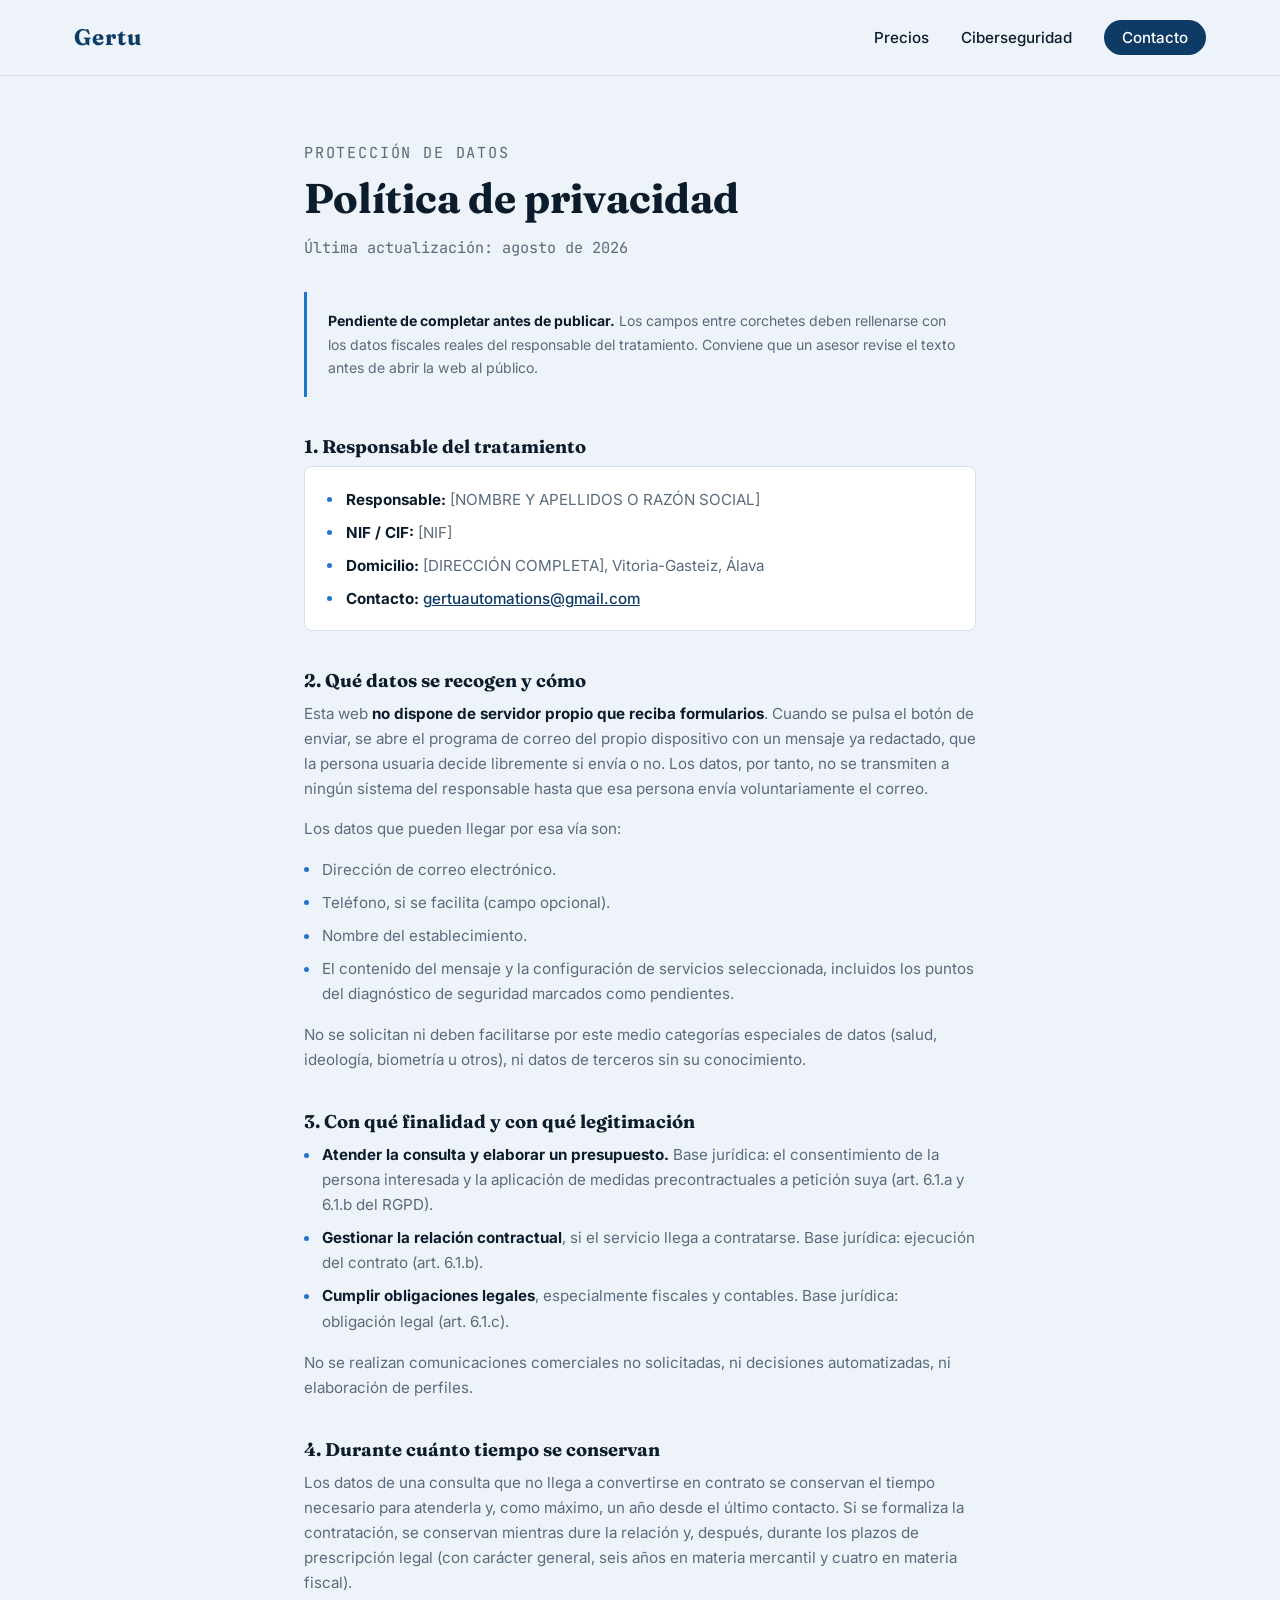
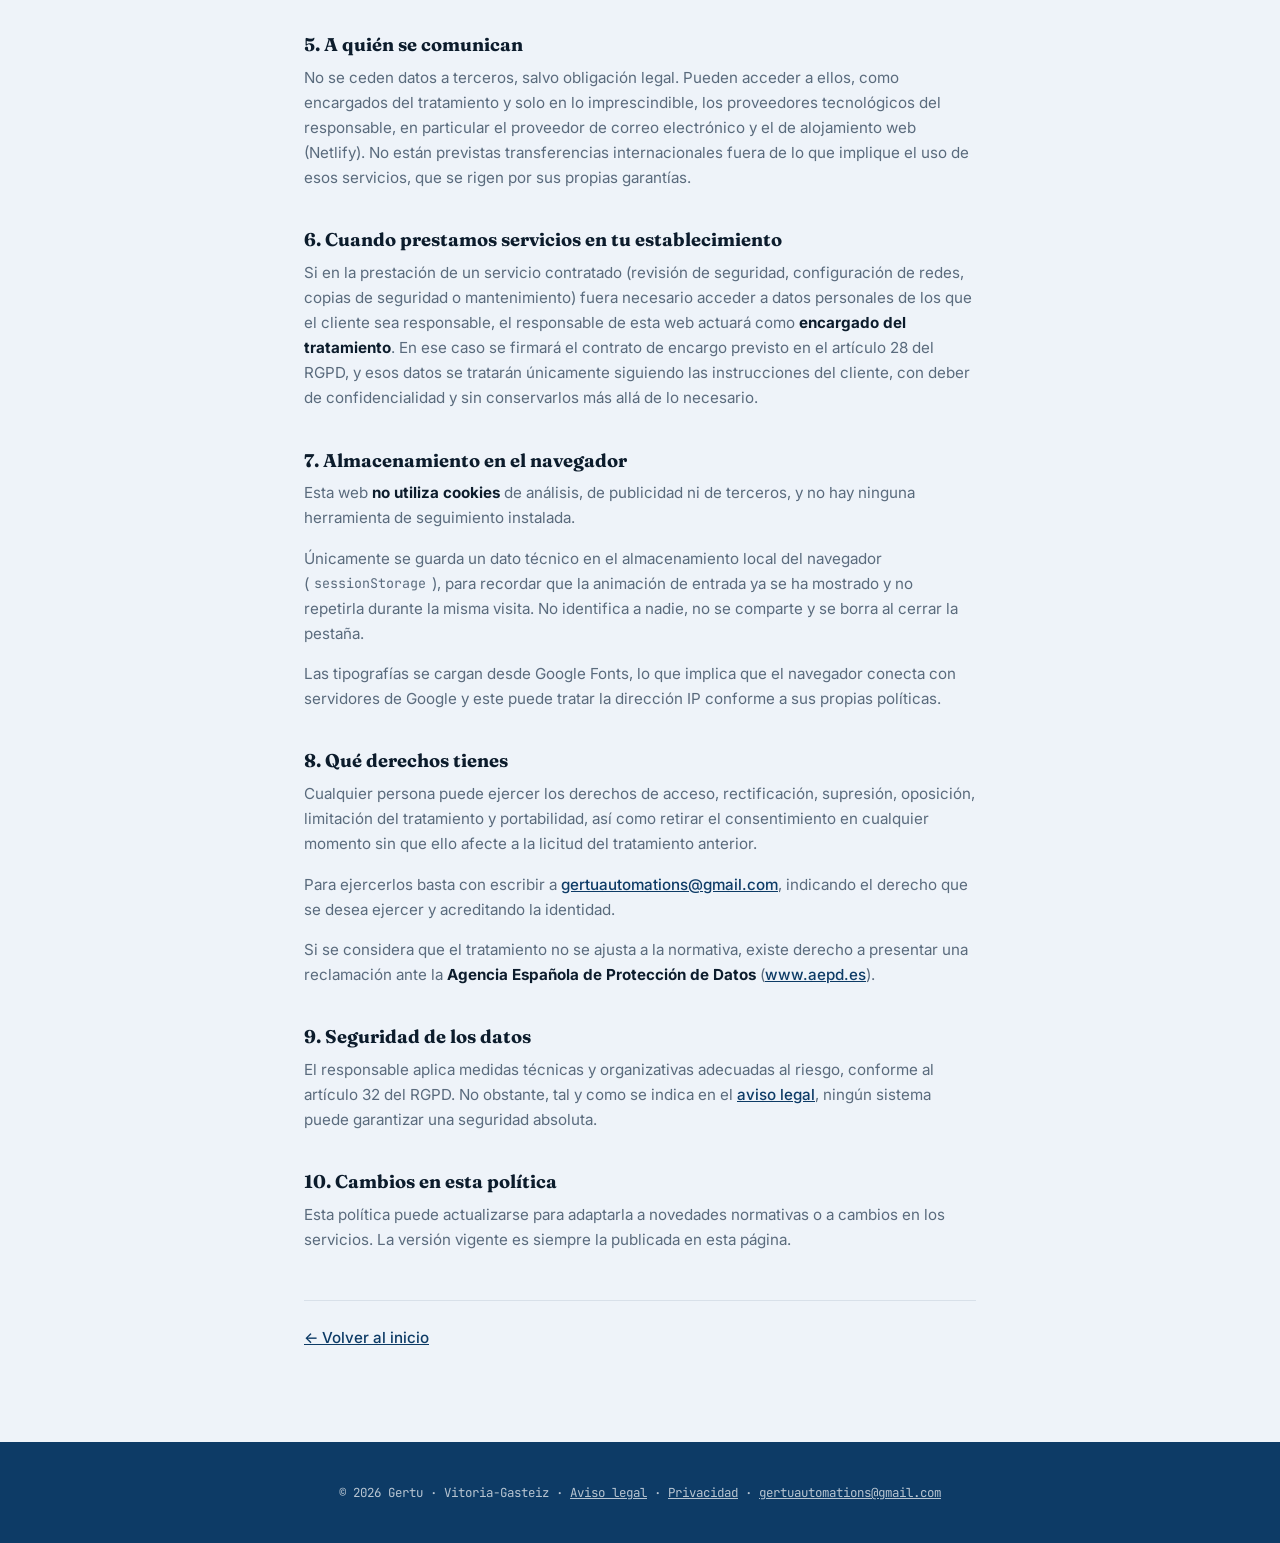
<file: privacidad.html>
<!DOCTYPE html>
<html lang="es">
<head>
<meta charset="UTF-8">
<meta name="viewport" content="width=device-width, initial-scale=1">
<title>Política de privacidad · Gertu</title>
<meta name="description" content="Política de privacidad de Gertu: qué datos se recogen a través de la web, con qué finalidad se tratan y cómo ejercer los derechos reconocidos por el RGPD.">
<meta name="robots" content="index, follow">
<meta name="theme-color" content="#0d3b66">
<link rel="canonical" href="https://gertu.netlify.app/privacidad.html">

<link rel="icon" href="data:image/svg+xml,%3Csvg xmlns='http://www.w3.org/2000/svg' viewBox='0 0 64 64'%3E%3Crect width='64' height='64' rx='14' fill='%230d3b66'/%3E%3Ctext x='32' y='42' font-family='Georgia,serif' font-size='30' fill='%23ffffff' text-anchor='middle'%3EG%3C/text%3E%3C/svg%3E">

<link rel="preconnect" href="https://fonts.googleapis.com">
<link rel="preconnect" href="https://fonts.gstatic.com" crossorigin>
<link href="https://fonts.googleapis.com/css2?family=Fraunces:opsz,wght@9..144,400;9..144,500;9..144,600;9..144,700&family=Inter:wght@400;500;600;700&family=JetBrains+Mono:wght@400;500;600&display=swap" rel="stylesheet">

<link rel="stylesheet" href="styles.css">
</head>
<body>

<a class="skip-link" href="#main">Saltar al contenido</a>

<header class="nav" id="top">
  <div class="nav__inner">
    <a class="nav__logo" href="index.html">Gertu</a>
    <nav class="nav__nav" aria-label="Principal">
      <ul class="nav__links">
        <li><a href="index.html#packs">Precios</a></li>
        <li><a href="index.html#seguridad">Ciberseguridad</a></li>
        <li><a href="index.html#contacto" class="nav__cta">Contacto</a></li>
      </ul>
    </nav>
  </div>
</header>

<main class="legal" id="main">

  <p class="section-eyebrow">Protección de datos</p>
  <h1>Política de privacidad</h1>
  <p class="legal__updated">Última actualización: agosto de 2026</p>

  <div class="legal__pending" role="note">
    <p><strong>Pendiente de completar antes de publicar.</strong> Los campos entre
    corchetes deben rellenarse con los datos fiscales reales del responsable del
    tratamiento. Conviene que un asesor revise el texto antes de abrir la web al público.</p>
  </div>

  <h2>1. Responsable del tratamiento</h2>
  <ul class="legal__data">
    <li><strong>Responsable:</strong> [NOMBRE Y APELLIDOS O RAZÓN SOCIAL]</li>
    <li><strong>NIF / CIF:</strong> [NIF]</li>
    <li><strong>Domicilio:</strong> [DIRECCIÓN COMPLETA], Vitoria-Gasteiz, Álava</li>
    <li><strong>Contacto:</strong> <a href="mailto:gertuautomations@gmail.com">gertuautomations@gmail.com</a></li>
  </ul>

  <h2>2. Qué datos se recogen y cómo</h2>
  <p>
    Esta web <strong>no dispone de servidor propio que reciba formularios</strong>. Cuando
    se pulsa el botón de enviar, se abre el programa de correo del propio dispositivo con
    un mensaje ya redactado, que la persona usuaria decide libremente si envía o no. Los
    datos, por tanto, no se transmiten a ningún sistema del responsable hasta que esa
    persona envía voluntariamente el correo.
  </p>
  <p>Los datos que pueden llegar por esa vía son:</p>
  <ul>
    <li>Dirección de correo electrónico.</li>
    <li>Teléfono, si se facilita (campo opcional).</li>
    <li>Nombre del establecimiento.</li>
    <li>El contenido del mensaje y la configuración de servicios seleccionada, incluidos
      los puntos del diagnóstico de seguridad marcados como pendientes.</li>
  </ul>
  <p>
    No se solicitan ni deben facilitarse por este medio categorías especiales de datos
    (salud, ideología, biometría u otros), ni datos de terceros sin su conocimiento.
  </p>

  <h2>3. Con qué finalidad y con qué legitimación</h2>
  <ul>
    <li><strong>Atender la consulta y elaborar un presupuesto.</strong> Base jurídica: el
      consentimiento de la persona interesada y la aplicación de medidas precontractuales
      a petición suya (art. 6.1.a y 6.1.b del RGPD).</li>
    <li><strong>Gestionar la relación contractual</strong>, si el servicio llega a
      contratarse. Base jurídica: ejecución del contrato (art. 6.1.b).</li>
    <li><strong>Cumplir obligaciones legales</strong>, especialmente fiscales y contables.
      Base jurídica: obligación legal (art. 6.1.c).</li>
  </ul>
  <p>
    No se realizan comunicaciones comerciales no solicitadas, ni decisiones automatizadas,
    ni elaboración de perfiles.
  </p>

  <h2>4. Durante cuánto tiempo se conservan</h2>
  <p>
    Los datos de una consulta que no llega a convertirse en contrato se conservan el tiempo
    necesario para atenderla y, como máximo, un año desde el último contacto. Si se formaliza
    la contratación, se conservan mientras dure la relación y, después, durante los plazos
    de prescripción legal (con carácter general, seis años en materia mercantil y cuatro en
    materia fiscal).
  </p>

  <h2>5. A quién se comunican</h2>
  <p>
    No se ceden datos a terceros, salvo obligación legal. Pueden acceder a ellos, como
    encargados del tratamiento y solo en lo imprescindible, los proveedores tecnológicos
    del responsable, en particular el proveedor de correo electrónico y el de alojamiento
    web (Netlify). No están previstas transferencias internacionales fuera de lo que
    implique el uso de esos servicios, que se rigen por sus propias garantías.
  </p>

  <h2>6. Cuando prestamos servicios en tu establecimiento</h2>
  <p>
    Si en la prestación de un servicio contratado (revisión de seguridad, configuración de
    redes, copias de seguridad o mantenimiento) fuera necesario acceder a datos personales
    de los que el cliente sea responsable, el responsable de esta web actuará como
    <strong>encargado del tratamiento</strong>. En ese caso se firmará el contrato de
    encargo previsto en el artículo 28 del RGPD, y esos datos se tratarán únicamente
    siguiendo las instrucciones del cliente, con deber de confidencialidad y sin
    conservarlos más allá de lo necesario.
  </p>

  <h2>7. Almacenamiento en el navegador</h2>
  <p>
    Esta web <strong>no utiliza cookies</strong> de análisis, de publicidad ni de terceros,
    y no hay ninguna herramienta de seguimiento instalada.
  </p>
  <p>
    Únicamente se guarda un dato técnico en el almacenamiento local del navegador
    (<code>sessionStorage</code>), para recordar que la animación de entrada ya se ha
    mostrado y no repetirla durante la misma visita. No identifica a nadie, no se comparte
    y se borra al cerrar la pestaña.
  </p>
  <p>
    Las tipografías se cargan desde Google Fonts, lo que implica que el navegador conecta
    con servidores de Google y este puede tratar la dirección IP conforme a sus propias
    políticas.
  </p>

  <h2>8. Qué derechos tienes</h2>
  <p>
    Cualquier persona puede ejercer los derechos de acceso, rectificación, supresión,
    oposición, limitación del tratamiento y portabilidad, así como retirar el
    consentimiento en cualquier momento sin que ello afecte a la licitud del tratamiento
    anterior.
  </p>
  <p>
    Para ejercerlos basta con escribir a <a href="mailto:gertuautomations@gmail.com">gertuautomations@gmail.com</a>,
    indicando el derecho que se desea ejercer y acreditando la identidad.
  </p>
  <p>
    Si se considera que el tratamiento no se ajusta a la normativa, existe derecho a
    presentar una reclamación ante la <strong>Agencia Española de Protección de Datos</strong>
    (<a href="https://www.aepd.es" rel="noopener noreferrer" target="_blank">www.aepd.es</a>).
  </p>

  <h2>9. Seguridad de los datos</h2>
  <p>
    El responsable aplica medidas técnicas y organizativas adecuadas al riesgo, conforme al
    artículo 32 del RGPD. No obstante, tal y como se indica en el
    <a href="aviso-legal.html">aviso legal</a>, ningún sistema puede garantizar una
    seguridad absoluta.
  </p>

  <h2>10. Cambios en esta política</h2>
  <p>
    Esta política puede actualizarse para adaptarla a novedades normativas o a cambios en
    los servicios. La versión vigente es siempre la publicada en esta página.
  </p>

  <p class="legal__back"><a href="index.html">← Volver al inicio</a></p>

</main>

<footer class="footer">
  <p class="footer__legal">
    © 2026 Gertu · Vitoria-Gasteiz ·
    <a href="aviso-legal.html">Aviso legal</a> ·
    <a href="privacidad.html">Privacidad</a> ·
    <a href="mailto:gertuautomations@gmail.com">gertuautomations@gmail.com</a>
  </p>
</footer>

</body>
</html>
</file>
<file: styles.css>
/* =========================================================
   Gertu — hoja de estilos
   Sistema de diseño: Fraunces (títulos), Inter (cuerpo),
   JetBrains Mono (precios / datos / etiquetas técnicas)
   Paleta: azul oscuro (marca/CTA), azul medio (acento), blanco/neutros
   ========================================================= */

:root {
  --paper: #ffffff;
  --paper-dim: #eef3f9;
  --blue: #0d3b66;
  --blue-soft: #7fc0f5;
  --blue-dark: #08294a;
  --accent: #2176c7;
  --ink: #0c1c2c;
  --dim: #5a6b7d;
  --line: #d8e0e9;

  --font-serif: 'Fraunces', Georgia, serif;
  --font-body: 'Inter', system-ui, sans-serif;
  --font-mono: 'JetBrains Mono', ui-monospace, monospace;

  --radius-s: 8px;
  --radius-m: 16px;
  --radius-l: 28px;
  --shadow-card: 0 18px 40px -20px rgba(12, 28, 44, 0.22);
  --header-h: 76px;
}

*, *::before, *::after { box-sizing: border-box; }

/*
 * Varios bloques de esta hoja usan display:flex, que gana en
 * especificidad al display:none que el navegador aplica a [hidden].
 * Sin este !important, un elemento con el atributo hidden se sigue
 * viendo (le pasaba a la fila de cuota mensual del resumen).
 */
[hidden] { display: none !important; }

/* Para nombres propios que no deben partirse por el guion. */
.nowrap { white-space: nowrap; }

/* =========================================================
   CORTINILLA DE ENTRADA
   Gertu centrado sobre azul, se desvanece y deja la lista de
   precios. Secuencia completa de 5s, encadenada:
     0,0-1,2s  aparece la palabra (introWord)
     0,6-1,6s  se traza la línea bajo ella (introRule)
     1,4-2,4s  entra el claim (introClaim)
     2,6-3,4s  aparece el aviso de "pulsa para entrar" (introSkip)
     4,0-5,0s  se funde la capa entera (introOut, 80%-100% de 5s)
   Si se cambia la duración de .intro hay que recalcular ese 80%.
   El fill-mode forwards deja la capa oculta al acabar, así que
   desaparece aunque el JS no llegue a ejecutarse.
   ========================================================= */

.intro {
  position: fixed;
  inset: 0;
  z-index: 300;
  display: flex;
  flex-direction: column;
  align-items: center;
  justify-content: center;
  gap: 1rem;
  padding: 1.5rem;
  text-align: center;
  background: var(--blue);
  cursor: pointer;
  animation: introOut 5s cubic-bezier(0.4, 0, 0.2, 1) forwards;
}

.intro__word {
  margin: 0;
  font-family: var(--font-serif);
  font-weight: 700;
  font-size: clamp(2.8rem, 10vw, 5rem);
  color: var(--paper);
  letter-spacing: 0.5em;
  text-indent: 0.5em; /* compensa el espacio que letter-spacing añade al final */
  opacity: 0;
  animation: introWord 1.2s cubic-bezier(0.2, 0.7, 0.3, 1) forwards;
}

.intro__rule {
  width: 0;
  height: 1px;
  background: var(--blue-soft);
  animation: introRule 1s 0.6s cubic-bezier(0.4, 0, 0.2, 1) forwards;
}

.intro__claim {
  margin: 0;
  max-width: 30ch;
  font-family: var(--font-mono);
  font-size: clamp(0.72rem, 2.4vw, 0.85rem);
  letter-spacing: 0.1em;
  text-transform: uppercase;
  color: var(--blue-soft);
  opacity: 0;
  animation: introFade 1s 1.4s ease-out forwards;
}

.intro__skip {
  position: absolute;
  bottom: 2.5rem;
  margin: 0;
  font-family: var(--font-mono);
  font-size: 0.7rem;
  letter-spacing: 0.14em;
  text-transform: uppercase;
  color: var(--paper);
  opacity: 0;
  animation: introSkip 0.8s 2.6s ease-out forwards;
}

@keyframes introWord {
  from { opacity: 0; letter-spacing: 0.9em; }
  to   { opacity: 1; letter-spacing: 0.5em; }
}

@keyframes introRule {
  from { width: 0; opacity: 0; }
  to   { width: min(220px, 45vw); opacity: 1; }
}

@keyframes introFade {
  from { opacity: 0; transform: translateY(6px); }
  to   { opacity: 1; transform: none; }
}

@keyframes introSkip {
  from { opacity: 0; }
  to   { opacity: 0.45; }
}

@keyframes introOut {
  0%, 80%  { opacity: 1; visibility: visible; }
  100%     { opacity: 0; visibility: hidden; }
}

/* Mientras dura la cortinilla no se puede hacer scroll. */
body.is-intro { overflow: hidden; }

html {
  scroll-behavior: smooth;
  /* Evita que iOS agrande el texto al girar el móvil. */
  -webkit-text-size-adjust: 100%;
}

body {
  margin: 0;
  background: var(--paper-dim);
  color: var(--ink);
  font-family: var(--font-body);
  line-height: 1.5;
  -webkit-font-smoothing: antialiased;
  /* Correos y URLs largos no deben empujar el ancho de la página. */
  overflow-wrap: break-word;
}

img, svg { display: block; max-width: 100%; }

h1, h2, h3 {
  font-family: var(--font-serif);
  color: var(--ink);
  margin: 0 0 0.5em;
  line-height: 1.1;
}

p { margin: 0 0 1em; color: var(--dim); }

a { color: inherit; }

ul, ol { margin: 0; padding: 0; list-style: none; }

section {
  scroll-margin-top: var(--header-h);
}

.skip-link {
  position: absolute;
  left: -999px;
  top: 0;
  background: var(--blue);
  color: var(--paper);
  padding: 0.75em 1.25em;
  border-radius: 0 0 var(--radius-s) 0;
  z-index: 200;
}
.skip-link:focus {
  left: 0;
}

.btn {
  display: inline-flex;
  align-items: center;
  justify-content: center;
  gap: 0.5em;
  padding: 0.9em 1.6em;
  border-radius: 999px;
  font-family: var(--font-body);
  font-weight: 600;
  font-size: 0.95rem;
  text-decoration: none;
  border: 1.5px solid transparent;
  transition: transform 0.15s ease, background 0.15s ease, color 0.15s ease, border-color 0.15s ease;
}
.btn:hover { transform: translateY(-2px); }

.btn--primary {
  background: var(--blue);
  color: var(--paper);
}
.btn--primary:hover { background: var(--blue-dark); }

.btn--ghost {
  background: transparent;
  color: var(--ink);
  border-color: var(--line);
}
.btn--ghost:hover { border-color: var(--blue); color: var(--blue); }

/* ---------- layout helpers ---------- */

.section-head {
  max-width: 640px;
  margin: 0 auto 3rem;
  text-align: center;
}
.section-eyebrow {
  font-family: var(--font-mono);
  font-size: 0.78rem;
  letter-spacing: 0.12em;
  text-transform: uppercase;
  color: var(--accent);
  margin: 0 0 0.75em;
}
.section-head h2 { font-size: clamp(1.8rem, 1.5rem + 1.2vw, 2.5rem); }
.section-lead { max-width: 46ch; margin: 0 auto; }

/* Cabecera de la primera sección: es el h1 de la página. */
.section-head--hero {
  max-width: 720px;
  padding-top: clamp(1rem, 3vw, 2.5rem);
}
.section-head--hero h1 {
  font-size: clamp(2.2rem, 1.6rem + 2.4vw, 3.4rem);
  margin-bottom: 0.4em;
}

/* ---------- nav ---------- */

.nav {
  position: sticky;
  top: 0;
  z-index: 100;
  height: var(--header-h);
  display: flex;
  align-items: center;
  background: rgba(238, 243, 249, 0.9);
  backdrop-filter: blur(10px);
  border-bottom: 1px solid var(--line);
}

.nav__inner {
  width: 100%;
  max-width: 1180px;
  margin: 0 auto;
  padding: 0 1.5rem;
  display: flex;
  align-items: center;
  justify-content: space-between;
}

.nav__logo {
  font-family: var(--font-serif);
  font-weight: 700;
  font-size: 1.4rem;
  letter-spacing: 0.04em;
  color: var(--blue);
  text-decoration: none;
}

.nav__links {
  display: flex;
  align-items: center;
  gap: 2rem;
}
.nav__links a {
  text-decoration: none;
  font-weight: 500;
  font-size: 0.95rem;
  color: var(--ink);
}
.nav__links a:hover { color: var(--blue); }

.nav__cta {
  padding: 0.55em 1.2em;
  border-radius: 999px;
  background: var(--blue);
  color: var(--paper) !important;
}
.nav__cta:hover { background: var(--blue-dark); }

.nav__toggle {
  display: none;
  flex-direction: column;
  justify-content: center;
  gap: 5px;
  width: 40px;
  height: 40px;
  background: none;
  border: none;
  cursor: pointer;
}
.nav__toggle-bar {
  width: 22px;
  height: 2px;
  background: var(--ink);
  transition: transform 0.2s ease, opacity 0.2s ease;
}

/* ---------- packs ---------- */

.packs {
  max-width: 1180px;
  margin: 0 auto;
  padding: clamp(3rem, 6vw, 6rem) 1.5rem;
}

.tabs {
  display: flex;
  flex-wrap: wrap;
  justify-content: center;
  gap: 0.6rem;
  margin-bottom: 2.5rem;
}

.tab {
  font-family: var(--font-body);
  font-weight: 600;
  font-size: 0.92rem;
  padding: 0.7em 1.4em;
  border-radius: 999px;
  border: 1.5px solid var(--line);
  background: transparent;
  color: var(--dim);
  cursor: pointer;
  transition: background 0.15s ease, color 0.15s ease, border-color 0.15s ease;
}
.tab:hover { border-color: var(--blue); color: var(--blue); }
.tab[aria-selected="true"] {
  background: var(--blue);
  border-color: var(--blue);
  color: var(--paper);
}

/* ---- configurador: lista de servicios + resumen ---- */

.configurator {
  display: grid;
  grid-template-columns: minmax(0, 1fr) 320px;
  align-items: start;
  gap: 2rem;
}

.services {
  display: flex;
  flex-direction: column;
  gap: 2.2rem;
}

.services__group-title {
  font-family: var(--font-mono);
  font-size: 0.75rem;
  letter-spacing: 0.12em;
  text-transform: uppercase;
  color: var(--blue);
  margin: 0 0 0.2rem;
}
.services__group-desc {
  font-size: 0.85rem;
  margin: 0 0 1rem;
}

.services__items {
  display: flex;
  flex-direction: column;
  gap: 0.8rem;
}

.service {
  background: #fff;
  border: 1.5px solid var(--line);
  border-radius: var(--radius-m);
  transition: border-color 0.15s ease, box-shadow 0.15s ease;
}
.service:has(.service__check:checked) {
  border-color: var(--blue);
  box-shadow: 0 0 0 1px var(--blue);
}
.service:has(.service__check:focus-visible) {
  outline: 2px solid var(--accent);
  outline-offset: 2px;
}

.service__label {
  display: grid;
  grid-template-columns: auto minmax(0, 1fr) auto;
  align-items: start;
  gap: 0.9rem;
  padding: 1.15rem 1.3rem;
  cursor: pointer;
}
.service--required .service__label { cursor: default; }

.service__check {
  width: 20px;
  height: 20px;
  margin: 0.15rem 0 0;
  accent-color: var(--blue);
  cursor: inherit;
}

.service__text { display: flex; flex-direction: column; gap: 0.25rem; }

.service__name {
  font-weight: 600;
  font-size: 1rem;
  color: var(--ink);
}

.service__tag {
  display: inline-block;
  margin-left: 0.5em;
  font-family: var(--font-mono);
  font-size: 0.62rem;
  letter-spacing: 0.06em;
  text-transform: uppercase;
  color: var(--blue);
  background: rgba(13, 59, 102, 0.1);
  padding: 0.25em 0.6em;
  border-radius: 999px;
  vertical-align: 2px;
}

.service__desc {
  font-size: 0.88rem;
  color: var(--dim);
  line-height: 1.45;
}

.service__price {
  font-family: var(--font-mono);
  font-variant-numeric: tabular-nums;
  font-size: 1.15rem;
  font-weight: 600;
  color: var(--blue);
  white-space: nowrap;
}
.service__price span { font-size: 0.7rem; color: var(--dim); }

/* ---- selector de cantidad de etiquetas ---- */

.qty {
  border-top: 1px solid var(--line);
  margin: 0 1.3rem;
  padding: 1.1rem 0 1.3rem;
}

.qty__row {
  display: flex;
  flex-wrap: wrap;
  align-items: center;
  justify-content: space-between;
  gap: 1rem;
}

.qty__label {
  font-size: 0.9rem;
  font-weight: 600;
  color: var(--ink);
}
.qty__label em {
  display: block;
  font-style: normal;
  font-weight: 400;
  font-size: 0.82rem;
  color: var(--dim);
}

.qty__control {
  display: flex;
  align-items: center;
  gap: 0.4rem;
}

.qty__btn {
  width: 36px;
  height: 36px;
  border: 1.5px solid var(--line);
  border-radius: 50%;
  background: #fff;
  color: var(--blue);
  font-size: 1.1rem;
  line-height: 1;
  cursor: pointer;
  transition: border-color 0.15s ease, background 0.15s ease;
}
.qty__btn:hover { border-color: var(--blue); background: var(--paper-dim); }

.qty__input {
  width: 64px;
  padding: 0.5em;
  text-align: center;
  font-family: var(--font-mono);
  font-variant-numeric: tabular-nums;
  font-size: 1rem;
  font-weight: 600;
  color: var(--blue);
  border: 1.5px solid var(--line);
  border-radius: var(--radius-s);
  background: #fff;
}
.qty__input:focus-visible { outline: 2px solid var(--accent); outline-offset: 1px; }

.qty__detail {
  margin: 0.9rem 0 0;
  font-size: 0.85rem;
  line-height: 1.5;
  color: var(--accent);
  font-weight: 500;
}

.tags-summary {
  background: var(--paper-dim);
  border: 1.5px dashed var(--line);
  border-radius: var(--radius-m);
  padding: 1.1rem 1.3rem;
}
.tags-summary__detail {
  margin: 0;
  font-size: 0.88rem;
  line-height: 1.55;
  color: var(--accent);
  font-weight: 500;
}

.service__quote {
  font-family: var(--font-body);
  font-size: 0.8rem;
  font-weight: 600;
  color: var(--dim);
}

.qty__tiers {
  display: flex;
  flex-wrap: wrap;
  gap: 0.4rem 1.2rem;
  margin-top: 0.9rem;
  padding-top: 0.9rem;
  border-top: 1px dashed var(--line);
}
.qty__tiers li {
  font-family: var(--font-mono);
  font-size: 0.75rem;
  color: var(--dim);
}
.qty__tiers span {
  color: var(--ink);
  font-weight: 600;
  margin-right: 0.4em;
}

/* ---- resumen ---- */

.summary {
  position: sticky;
  top: calc(var(--header-h) + 1rem);
  display: flex;
  flex-direction: column;
  gap: 1rem;
  background: var(--blue);
  color: var(--paper);
  border-radius: var(--radius-m);
  padding: 1.6rem 1.5rem;
  box-shadow: var(--shadow-card);
}

.summary__title {
  font-size: 1.15rem;
  color: var(--paper);
  margin: 0;
}

.summary__list {
  display: flex;
  flex-direction: column;
  gap: 0.5rem;
  padding-bottom: 1rem;
  border-bottom: 1px solid rgba(255, 255, 255, 0.2);
}

.summary__item {
  display: flex;
  justify-content: space-between;
  align-items: baseline;
  gap: 1rem;
  font-size: 0.85rem;
  color: var(--paper);
  opacity: 0.85;
}
.summary__item-price {
  font-family: var(--font-mono);
  font-variant-numeric: tabular-nums;
  white-space: nowrap;
}

.summary__totals { display: flex; flex-direction: column; gap: 0.4rem; }

.summary__total {
  display: flex;
  justify-content: space-between;
  align-items: baseline;
  gap: 1rem;
  margin: 0;
  color: var(--paper);
  font-size: 0.92rem;
}
.summary__total strong {
  font-family: var(--font-mono);
  font-variant-numeric: tabular-nums;
  font-size: 1.5rem;
  color: var(--blue-soft);
}
.summary__total--month strong { font-size: 1.05rem; }

.summary__field {
  display: flex;
  flex-direction: column;
  gap: 0.4rem;
  font-size: 0.82rem;
  color: var(--paper);
}
.summary__field span { opacity: 0.6; }
.summary__field input {
  font-family: var(--font-body);
  font-size: 0.92rem;
  padding: 0.7em 0.9em;
  border-radius: var(--radius-s);
  border: 1.5px solid rgba(255, 255, 255, 0.28);
  background: rgba(255, 255, 255, 0.1);
  color: var(--paper);
}
.summary__field input::placeholder { color: rgba(255, 255, 255, 0.5); }
.summary__field input:focus-visible {
  outline: 2px solid var(--accent);
  outline-offset: 1px;
}

/* El panel ya es azul: el botón necesita invertirse para verse. */
.summary__cta {
  width: 100%;
  background: var(--paper);
  color: var(--blue);
}
.summary__cta:hover { background: var(--paper-dim); }

.summary__note {
  margin: 0;
  font-size: 0.75rem;
  color: var(--paper);
  opacity: 0.6;
  line-height: 1.45;
}
.summary__note--error {
  color: var(--blue-soft);
  opacity: 1;
  font-weight: 600;
}

/* ---------- cómo funciona ---------- */

.como {
  max-width: 1180px;
  margin: 0 auto;
  padding: clamp(3rem, 6vw, 6rem) 1.5rem;
}

.steps {
  display: grid;
  grid-template-columns: repeat(3, 1fr);
  gap: 2rem;
  margin-bottom: 3.5rem;
}

.step__number {
  display: inline-block;
  font-family: var(--font-mono);
  font-size: 0.85rem;
  color: var(--accent);
  border: 1.5px solid var(--line);
  border-radius: 999px;
  padding: 0.3em 0.8em;
  margin-bottom: 1em;
}
.step__title { font-size: 1.2rem; }
.step__body { font-size: 0.92rem; }

.stickers {
  display: flex;
  flex-wrap: wrap;
  justify-content: center;
  gap: 1.5rem;
}

.sticker {
  display: flex;
  flex-direction: column;
  align-items: center;
  gap: 0.6rem;
  width: 150px;
  padding: 1.6rem 1rem;
  border-radius: var(--radius-m);
  background: var(--paper-dim);
  border: 1px solid var(--line);
  transform: rotate(-2deg);
}
.sticker--wifi { transform: rotate(1.5deg); }
.sticker--menu { transform: rotate(-1deg); }

.sticker__icon {
  display: flex;
  align-items: center;
  justify-content: center;
  height: 1.8rem;
  font-size: 1.8rem;
  line-height: 1;
  color: var(--blue);
}
.sticker__icon svg { width: 1.7rem; height: 1.7rem; }
.sticker__label {
  font-family: var(--font-mono);
  font-size: 0.78rem;
  text-align: center;
  color: var(--ink);
  margin: 0;
}

/* ---------- faq ---------- */

.faq {
  max-width: 760px;
  margin: 0 auto;
  padding: clamp(3rem, 6vw, 6rem) 1.5rem;
}

.accordion { display: flex; flex-direction: column; gap: 0.8rem; }

.accordion__item {
  border: 1px solid var(--line);
  border-radius: var(--radius-s);
  background: #fff;
  padding: 0.3rem 1.2rem;
}

.accordion__item summary {
  cursor: pointer;
  list-style: none;
  padding: 1rem 1.6em 1rem 0;
  font-weight: 600;
  font-size: 0.98rem;
  position: relative;
}
.accordion__item summary::-webkit-details-marker { display: none; }
.accordion__item summary::after {
  content: '+';
  position: absolute;
  right: 0;
  top: 1rem;
  font-family: var(--font-mono);
  color: var(--blue);
  font-size: 1.1rem;
}
.accordion__item[open] summary::after { content: '–'; }

.accordion__item p {
  font-size: 0.92rem;
  padding-bottom: 1rem;
  margin: 0;
}

/* ---------- ciberseguridad ---------- */

.seguridad {
  background: #fff;
  border-top: 1px solid var(--line);
  border-bottom: 1px solid var(--line);
}
.seguridad > .section-head,
.seguridad-grid {
  max-width: 1180px;
  margin-left: auto;
  margin-right: auto;
  padding-left: 1.5rem;
  padding-right: 1.5rem;
}
.seguridad > .section-head {
  padding-top: clamp(3rem, 6vw, 6rem);
  max-width: 700px;
}
.seguridad .section-lead strong { color: var(--blue); }

.seguridad-grid {
  display: grid;
  grid-template-columns: minmax(0, 1fr) minmax(0, 1fr);
  align-items: start;
  gap: 2.5rem;
  padding-bottom: clamp(3rem, 6vw, 6rem);
}

.seguridad-intro h3 {
  font-size: 1.25rem;
  margin-bottom: 0.6em;
}
.seguridad-intro p { font-size: 0.95rem; }

.seguridad-list {
  display: flex;
  flex-direction: column;
  gap: 0.7rem;
  margin-top: 1.5rem;
  padding-top: 1.5rem;
  border-top: 1px solid var(--line);
}
.seguridad-list li {
  font-size: 0.9rem;
  color: var(--dim);
  padding-left: 1.4em;
  position: relative;
}
.seguridad-list li::before {
  content: '';
  position: absolute;
  left: 0;
  top: 0.55em;
  width: 6px;
  height: 6px;
  border-radius: 50%;
  background: var(--accent);
}
.seguridad-list strong { color: var(--ink); }

/* ---- contacto ---- */

.contacto {
  max-width: 1180px;
  margin: 0 auto;
  padding: clamp(3rem, 6vw, 6rem) 1.5rem;
}

.contacto__inner {
  display: grid;
  grid-template-columns: minmax(0, 1fr) 380px;
  align-items: start;
  gap: 2.5rem;
}
.contacto__text h2 { font-size: clamp(1.6rem, 1.4rem + 1vw, 2.2rem); }
.contacto__text p { font-size: 0.95rem; }
.contacto__direct {
  font-family: var(--font-mono);
  font-size: 0.85rem;
}
.contacto__direct a { color: var(--blue); font-weight: 600; }

/* ---- diagnóstico de seguridad ---- */

.checklist {
  background: var(--paper-dim);
  border: 1.5px solid var(--line);
  border-radius: var(--radius-m);
  padding: 1.8rem 1.7rem;
}

.checklist__title {
  font-size: 1.15rem;
  margin: 0 0 0.4rem;
}

.checklist__intro {
  font-family: var(--font-mono);
  font-size: 0.75rem;
  color: var(--accent);
  margin: 0 0 1.4rem;
}

.checklist__items {
  display: flex;
  flex-direction: column;
  gap: 0.9rem;
}

.check__label {
  display: grid;
  grid-template-columns: auto minmax(0, 1fr);
  gap: 0.8rem;
  align-items: start;
  cursor: pointer;
}

.check__box {
  width: 18px;
  height: 18px;
  margin: 0.15rem 0 0;
  accent-color: var(--blue);
  cursor: pointer;
}

.check__text { display: flex; flex-direction: column; gap: 0.15rem; }

.check__main {
  font-size: 0.93rem;
  color: var(--ink);
  line-height: 1.4;
}
.check__box:checked + .check__text .check__main {
  color: var(--dim);
  text-decoration: line-through;
  text-decoration-color: var(--line);
}

.check__why {
  font-size: 0.82rem;
  color: var(--dim);
  line-height: 1.4;
}

/* Punto que resuelve un servicio contratado de Gertu. */
.check--gertu .check__main {
  color: var(--dim);
  text-decoration: line-through;
  text-decoration-color: var(--line);
}
.check__gertu {
  font-size: 0.82rem;
  font-weight: 600;
  color: var(--accent);
  line-height: 1.4;
}

.checklist__score {
  margin: 1.5rem 0 0;
  padding-top: 1rem;
  border-top: 1px solid var(--line);
  font-family: var(--font-mono);
  font-size: 0.85rem;
  color: var(--blue);
}
.checklist__score--ok { color: var(--accent); }

.checklist__cta {
  margin-top: 1.2rem;
  padding: 1.2rem;
  border-radius: var(--radius-s);
  background: var(--blue);
  color: var(--paper);
  text-align: center;
}
.checklist__cta[hidden] { display: none; }
.checklist__cta-text {
  margin: 0 0 0.9rem;
  font-size: 0.88rem;
  color: var(--paper);
  line-height: 1.45;
}
.checklist__cta .btn {
  background: var(--paper);
  color: var(--blue);
  font-size: 0.88rem;
}
.checklist__cta .btn:hover { background: var(--paper-dim); }

/* ---- formulario ---- */

.contact-form {
  position: sticky;
  top: calc(var(--header-h) + 1rem);
  display: flex;
  flex-direction: column;
  gap: 1rem;
  background: var(--blue);
  color: var(--paper);
  border-radius: var(--radius-m);
  padding: 1.8rem 1.7rem;
  box-shadow: var(--shadow-card);
}

.field {
  display: flex;
  flex-direction: column;
  gap: 0.4rem;
  font-size: 0.85rem;
  color: var(--paper);
}
.field span { opacity: 0.6; }

.field input,
.field textarea {
  font-family: var(--font-body);
  font-size: 0.92rem;
  padding: 0.7em 0.9em;
  border-radius: var(--radius-s);
  border: 1.5px solid rgba(255, 255, 255, 0.28);
  background: rgba(255, 255, 255, 0.1);
  color: var(--paper);
  resize: vertical;
}
.field input::placeholder,
.field textarea::placeholder { color: rgba(255, 255, 255, 0.5); }
.field input:focus-visible,
.field textarea:focus-visible {
  outline: 2px solid var(--blue-soft);
  outline-offset: 1px;
}

.contact-form__cta {
  width: 100%;
  background: var(--paper);
  color: var(--blue);
}
.contact-form__cta:hover { background: var(--paper-dim); }

.contact-form__note {
  margin: 0;
  font-size: 0.78rem;
  color: var(--paper);
  opacity: 0.7;
  line-height: 1.45;
}
.contact-form__note--error {
  color: var(--blue-soft);
  opacity: 1;
  font-weight: 600;
}

/* ---------- avisos y consentimiento ---------- */

.summary__legal {
  margin: 0;
  font-size: 0.7rem;
  line-height: 1.5;
  color: var(--paper);
  opacity: 0.55;
}
.summary__legal a { color: var(--paper); text-decoration: underline; }

.checklist__disclaimer {
  margin: 0.8rem 0 0;
  font-size: 0.75rem;
  line-height: 1.5;
  color: var(--dim);
}

.consent {
  display: grid;
  grid-template-columns: auto minmax(0, 1fr);
  gap: 0.6rem;
  align-items: start;
  font-size: 0.78rem;
  line-height: 1.45;
  color: var(--paper);
  cursor: pointer;
}
.consent input {
  width: 18px;
  height: 18px;
  margin: 0.1rem 0 0;
  accent-color: var(--blue-soft);
  cursor: pointer;
}
.consent a { color: var(--paper); text-decoration: underline; }

/* ---------- páginas legales ---------- */

.legal {
  max-width: 720px;
  margin: 0 auto;
  padding: clamp(2.5rem, 5vw, 4.5rem) 1.5rem clamp(3rem, 6vw, 5rem);
}
.legal h1 {
  font-size: clamp(1.9rem, 1.5rem + 1.6vw, 2.6rem);
  margin-bottom: 0.3em;
}
.legal h2 {
  font-size: 1.15rem;
  margin: 2.5rem 0 0.6rem;
}
.legal p,
.legal li {
  font-size: 0.95rem;
  line-height: 1.65;
  color: var(--dim);
}
.legal strong { color: var(--ink); }
.legal a { color: var(--blue); font-weight: 500; }
.legal code {
  font-family: var(--font-mono);
  font-size: 0.88em;
  background: var(--paper-dim);
  padding: 0.1em 0.4em;
  border-radius: 4px;
}

.legal ul {
  display: flex;
  flex-direction: column;
  gap: 0.5rem;
  margin: 0 0 1rem;
}
.legal ul li {
  padding-left: 1.2em;
  position: relative;
}
.legal ul li::before {
  content: '';
  position: absolute;
  left: 0;
  top: 0.7em;
  width: 5px;
  height: 5px;
  border-radius: 50%;
  background: var(--accent);
}

.legal__updated {
  font-family: var(--font-mono);
  font-size: 0.78rem;
  color: var(--accent);
  margin-bottom: 2rem;
}

/* Recordatorio de los datos fiscales que faltan por rellenar. */
.legal__pending {
  background: var(--paper-dim);
  border-left: 3px solid var(--accent);
  border-radius: 0 var(--radius-s) var(--radius-s) 0;
  padding: 1.1rem 1.3rem;
  margin-bottom: 2rem;
}
.legal__pending p {
  margin: 0;
  font-size: 0.88rem;
}

.legal__data {
  background: #fff;
  border: 1px solid var(--line);
  border-radius: var(--radius-s);
  padding: 1.2rem 1.4rem;
}

.legal__back {
  margin-top: 3rem;
  padding-top: 1.5rem;
  border-top: 1px solid var(--line);
}

/* ---------- footer ---------- */

.footer {
  text-align: center;
  padding: 2.5rem 1.5rem;
  background: var(--blue);
  color: var(--paper);
}
.footer__legal {
  margin: 0 0 0.5rem;
  font-family: var(--font-mono);
  font-size: 0.78rem;
  color: var(--paper);
  opacity: 0.7;
  line-height: 1.7;
}
.footer__legal:last-child { margin-bottom: 0; }
.footer__legal a { color: var(--paper); }

/* ---------- responsive ---------- */

@media (max-width: 900px) {
  .steps { grid-template-columns: 1fr; }

  .configurator,
  .seguridad-grid,
  .contacto__inner { grid-template-columns: 1fr; }
  .summary,
  .contact-form { position: static; }
}

@media (max-width: 720px) {
  .nav__nav {
    position: absolute;
    top: var(--header-h);
    left: 0;
    right: 0;
    background: var(--paper-dim);
    border-bottom: 1px solid var(--line);
    max-height: 0;
    overflow: hidden;
    transition: max-height 0.25s ease;
  }
  .nav__nav.is-open { max-height: 300px; }
  .nav__links {
    flex-direction: column;
    align-items: flex-start;
    gap: 0;
    padding: 0.5rem 1.5rem 1.5rem;
  }
  .nav__links li { width: 100%; padding: 0.6em 0; }
  .nav__cta { display: inline-block; }
  .nav__toggle { display: flex; }

  .nav__toggle[aria-expanded="true"] .nav__toggle-bar:nth-child(1) { transform: translateY(7px) rotate(45deg); }
  .nav__toggle[aria-expanded="true"] .nav__toggle-bar:nth-child(2) { opacity: 0; }
  .nav__toggle[aria-expanded="true"] .nav__toggle-bar:nth-child(3) { transform: translateY(-7px) rotate(-45deg); }
}

/* ---------- ajustes de móvil ----------
 * En pantallas estrechas el problema no es que algo se rompa, sino
 * que la cabecera se come la primera pantalla entera y los precios
 * quedan fuera de vista. Aquí se comprime todo lo de arriba y se
 * agrandan las zonas de toque.
 */

@media (max-width: 620px) {
  :root { --header-h: 62px; }

  .nav__logo { font-size: 1.25rem; }

  /* La cabecera ocupaba una pantalla entera antes de los precios. */
  .packs { padding-top: 2rem; }
  .section-head { margin-bottom: 2rem; }
  .section-head--hero { padding-top: 0; }
  .section-head--hero h1 { font-size: clamp(1.9rem, 1.2rem + 3.6vw, 2.4rem); }

  /* Con 0.12em de espaciado, este texto ocupaba dos líneas sueltas. */
  .section-eyebrow {
    font-size: 0.68rem;
    letter-spacing: 0.06em;
  }

  .section-lead { font-size: 0.95rem; }

  .tabs { gap: 0.5rem; margin-bottom: 2rem; }
  .tab { font-size: 0.85rem; padding: 0.65em 1.1em; }

  /* Zona de toque más generosa y casilla más grande para el dedo. */
  .service__label { padding: 1.1rem 1.1rem; gap: 0.75rem; }
  .service__check,
  .check__box { width: 24px; height: 24px; }
  .service__name { font-size: 0.95rem; }
  .service__desc { font-size: 0.85rem; }
  .service__price { font-size: 1.05rem; }

  .summary,
  .checklist,
  .contact-form { padding: 1.4rem 1.2rem; }

  .seguridad > .section-head { padding-top: 2.5rem; }
  .seguridad-grid { gap: 2rem; padding-bottom: 2.5rem; }

  .check__label { gap: 0.7rem; }
  .check__main { font-size: 0.9rem; }

  .steps { gap: 1.5rem; }

  /*
   * 16px es el mínimo que evita que iOS haga zoom automático al
   * enfocar un campo, algo que descoloca toda la página.
   */
  .summary__field input,
  .field input,
  .field textarea { font-size: 1rem; }

  .intro__word { letter-spacing: 0.35em; text-indent: 0.35em; }
}

@media (prefers-reduced-motion: reduce) {
  html { scroll-behavior: auto; }
  .btn:hover { transform: none; }

  /* Sin cortinilla: se entra directamente a los precios. */
  .intro { display: none; }
  .intro__word,
  .intro__rule { animation: none; }
}

/* =========================================================
   PRESUPUESTO EN PDF
   El botón "Descargar presupuesto" rellena .quote y llama a
   window.print(). En pantalla .quote está oculto; al imprimir se
   oculta la web entera y solo queda el presupuesto, así el
   navegador lo exporta a PDF sin librerías externas.
   ========================================================= */

.quote { display: none; }

@media print {
  @page { margin: 16mm; }

  html, body {
    background: #fff;
    color: #000;
  }

  /* Solo se imprime el presupuesto. */
  body > *:not(.quote) { display: none !important; }

  .quote {
    display: block;
    font-family: var(--font-body);
    color: #0c1c2c;
  }

  .quote__head {
    display: flex;
    justify-content: space-between;
    align-items: baseline;
    padding-bottom: 0.6rem;
    border-bottom: 2px solid #0d3b66;
  }
  .quote__brand {
    font-family: var(--font-serif);
    font-weight: 700;
    font-size: 1.6rem;
    letter-spacing: 0.04em;
    color: #0d3b66;
    margin: 0;
  }
  .quote__meta {
    font-family: var(--font-mono);
    font-size: 0.78rem;
    color: #5a6b7d;
    margin: 0;
  }

  .quote__title {
    font-family: var(--font-serif);
    font-size: 1.8rem;
    margin: 1.6rem 0 0.2rem;
  }
  .quote__sector {
    font-family: var(--font-mono);
    font-size: 0.8rem;
    color: #5a6b7d;
    margin: 0 0 1.6rem;
  }

  .quote__table {
    width: 100%;
    border-collapse: collapse;
  }
  .quote__table th {
    text-align: left;
    font-family: var(--font-mono);
    font-size: 0.7rem;
    letter-spacing: 0.08em;
    text-transform: uppercase;
    color: #5a6b7d;
    font-weight: 500;
    padding-bottom: 0.5rem;
    border-bottom: 1px solid #d8e0e9;
  }
  .quote__table td {
    padding: 0.85rem 0;
    border-bottom: 1px solid #eef3f9;
    vertical-align: top;
  }
  .quote__table td strong {
    display: block;
    font-size: 0.98rem;
    margin-bottom: 0.15rem;
  }
  .quote__table td span {
    font-size: 0.82rem;
    color: #5a6b7d;
    line-height: 1.4;
  }
  .quote__cell-price {
    text-align: right;
    font-family: var(--font-mono);
    font-variant-numeric: tabular-nums;
    white-space: nowrap;
    padding-left: 1.5rem;
  }

  .quote__totals {
    margin-top: 1.4rem;
    padding-top: 1rem;
    border-top: 2px solid #0d3b66;
  }
  .quote__total {
    display: flex;
    justify-content: space-between;
    align-items: baseline;
    margin: 0 0 0.35rem;
    font-size: 1rem;
    color: #0c1c2c;
  }
  .quote__total strong {
    font-family: var(--font-mono);
    font-variant-numeric: tabular-nums;
    font-size: 1.7rem;
    color: #0d3b66;
  }
  .quote__total--month strong { font-size: 1.15rem; }

  .quote__foot {
    margin-top: 2.5rem;
    padding-top: 1rem;
    border-top: 1px solid #d8e0e9;
  }
  .quote__foot p {
    font-size: 0.78rem;
    color: #5a6b7d;
    margin: 0 0 0.3rem;
  }
}

/* ---- filas de formato, una por tipo de soporte ---- */

.fmts {
  display: flex;
  flex-direction: column;
  gap: 0.5rem;
  margin-top: 0.9rem;
}

.fmt {
  display: flex;
  flex-wrap: wrap;
  align-items: center;
  justify-content: space-between;
  gap: 0.9rem;
  padding: 0.85rem 1rem;
  border: 1.5px solid var(--line);
  border-radius: var(--radius-s);
  background: #fff;
  transition: border-color 0.15s ease, background 0.15s ease;
}
.fmt--on {
  border-color: var(--blue);
  background: var(--paper-dim);
}

.fmt__info {
  display: flex;
  flex-direction: column;
  gap: 0.15rem;
  flex: 1 1 220px;
  min-width: 0;
}

.fmt__name {
  font-size: 0.9rem;
  font-weight: 600;
  color: var(--ink);
}

.fmt__price {
  font-family: var(--font-mono);
  font-size: 0.72rem;
  color: var(--accent);
}

.fmt__desc {
  font-size: 0.78rem;
  line-height: 1.4;
  color: var(--dim);
}

.fmt__side {
  display: flex;
  align-items: center;
  gap: 0.9rem;
}

.fmt__total {
  min-width: 68px;
  text-align: right;
  font-family: var(--font-mono);
  font-variant-numeric: tabular-nums;
  font-size: 0.9rem;
  font-weight: 600;
  color: var(--blue);
}

/* Servicio destacado y precios "desde". */
.service--featured {
  border-color: var(--accent);
  box-shadow: 0 0 0 1px var(--accent);
}
.service__tag--star {
  color: var(--accent);
  background: rgba(33, 118, 199, 0.12);
}
.service__from {
  display: block;
  font-family: var(--font-body);
  font-size: 0.7rem;
  font-weight: 500;
  color: var(--dim);
}

/* Para qué sirve cada línea del resumen (reseñas, carta…). */
.summary__for {
  display: block;
  margin-top: 0.15rem;
  font-style: normal;
  font-size: 0.74rem;
  opacity: 0.65;
}

@media (max-width: 620px) {
  /* El contador cae debajo del texto para no comprimir el nombre. */
  .fmt__side { width: 100%; justify-content: space-between; }
  .fmt__total { min-width: auto; }
}

/* Trampa antispam de Netlify: presente para los robots, oculta para todos los demás. */
.visually-hidden {
  position: absolute;
  width: 1px;
  height: 1px;
  overflow: hidden;
  clip: rect(0 0 0 0);
  white-space: nowrap;
}
</file>
